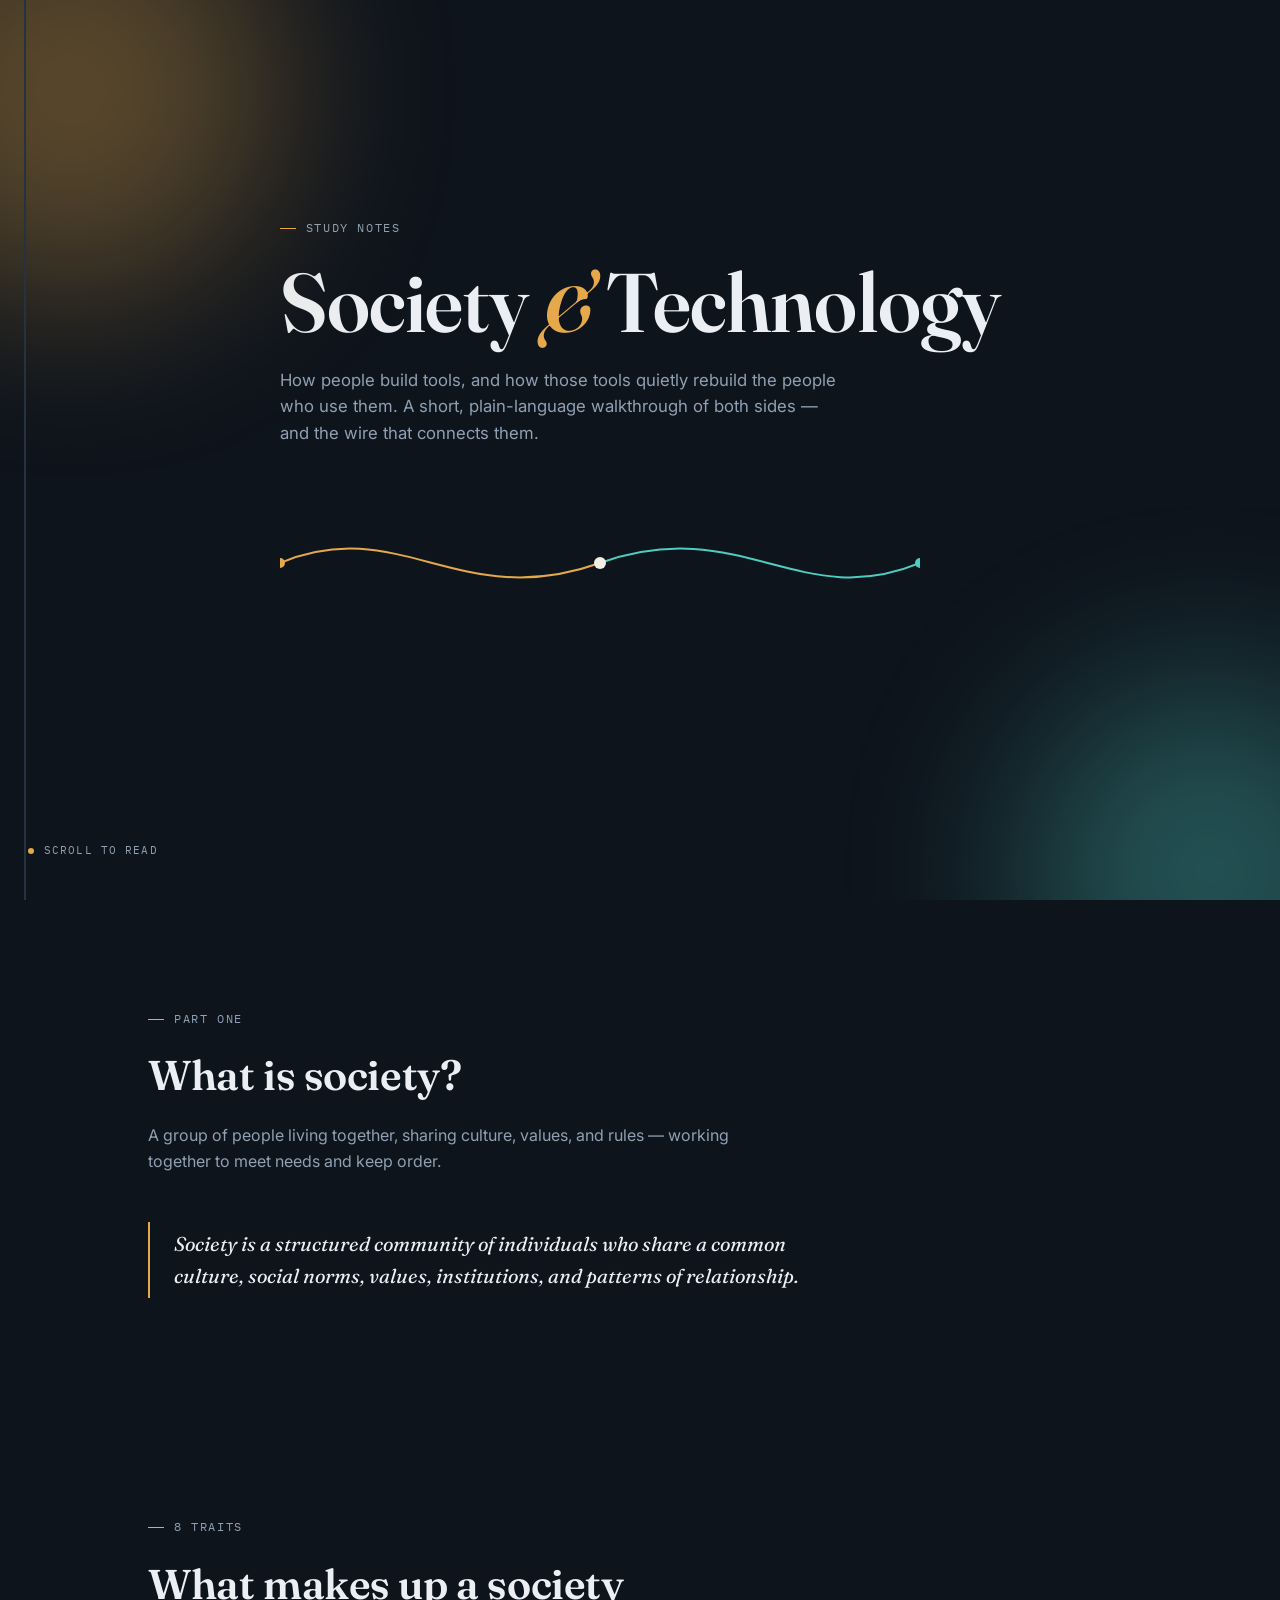
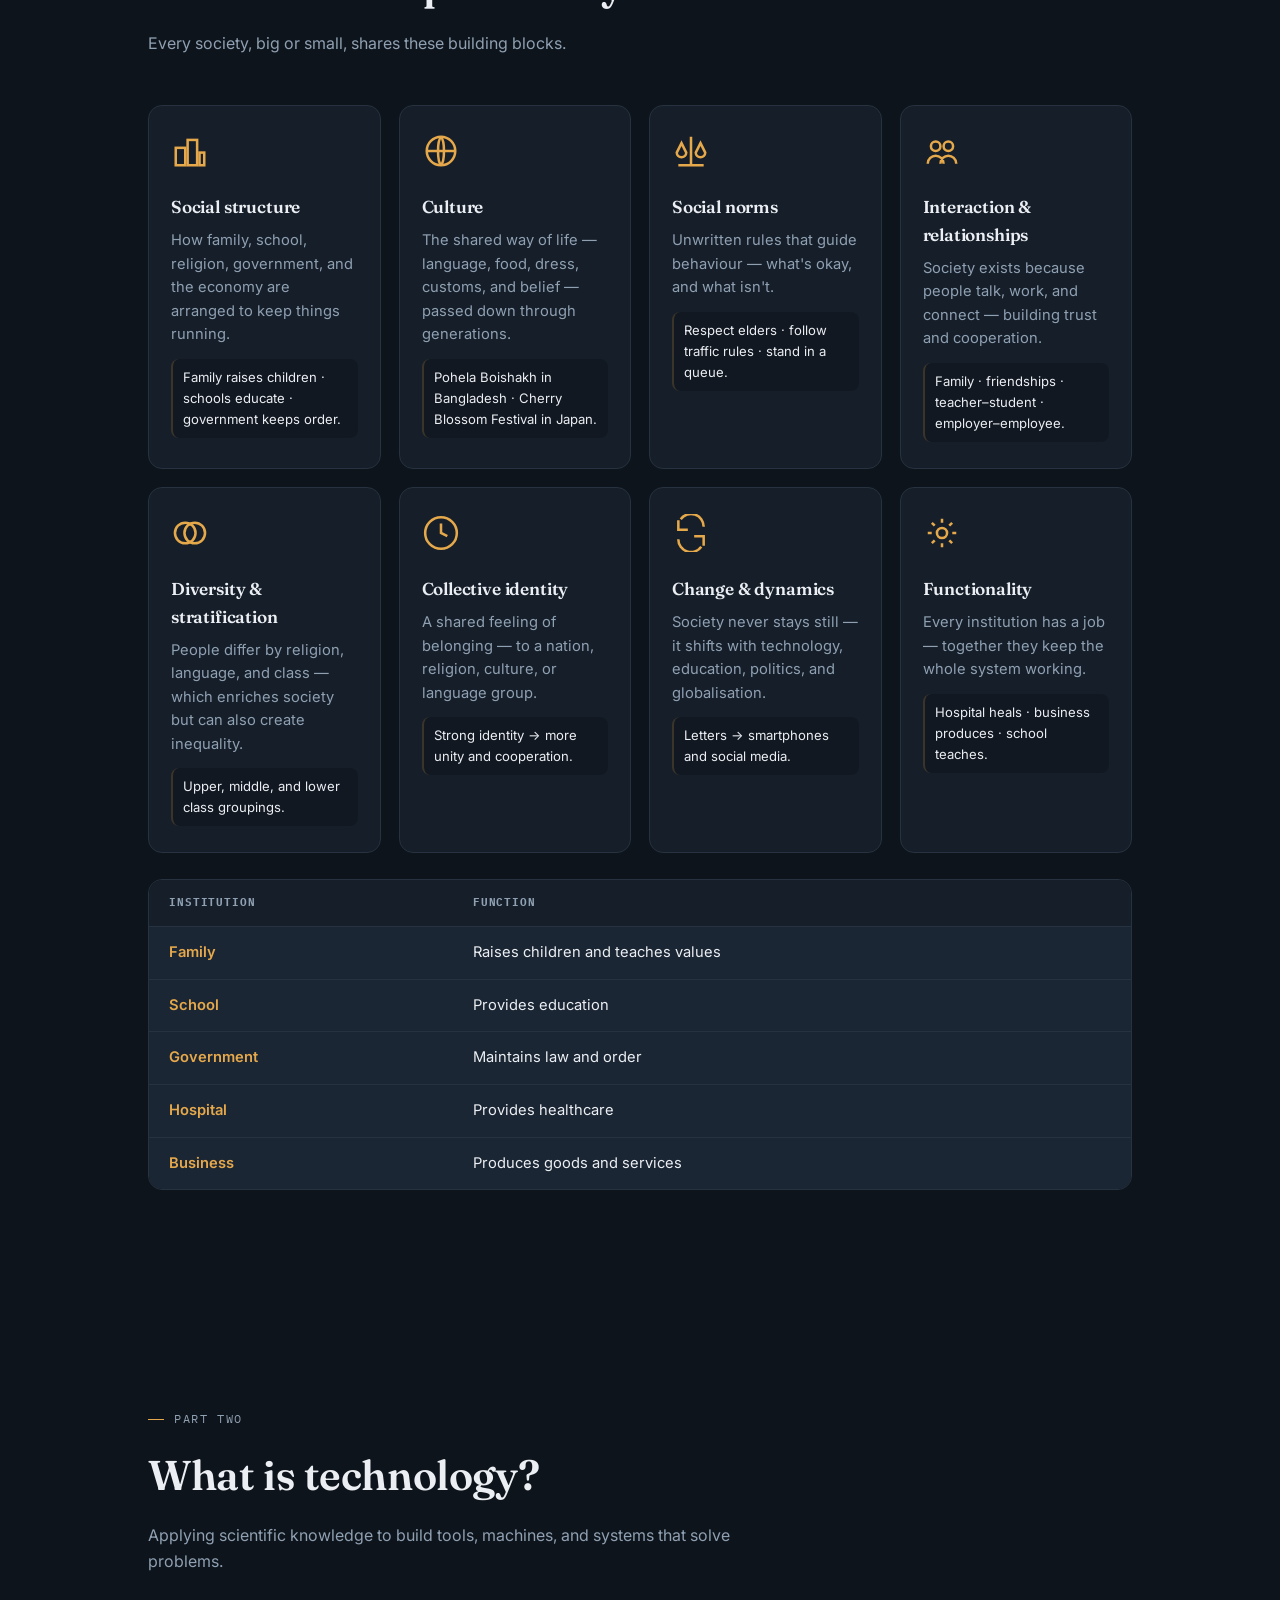
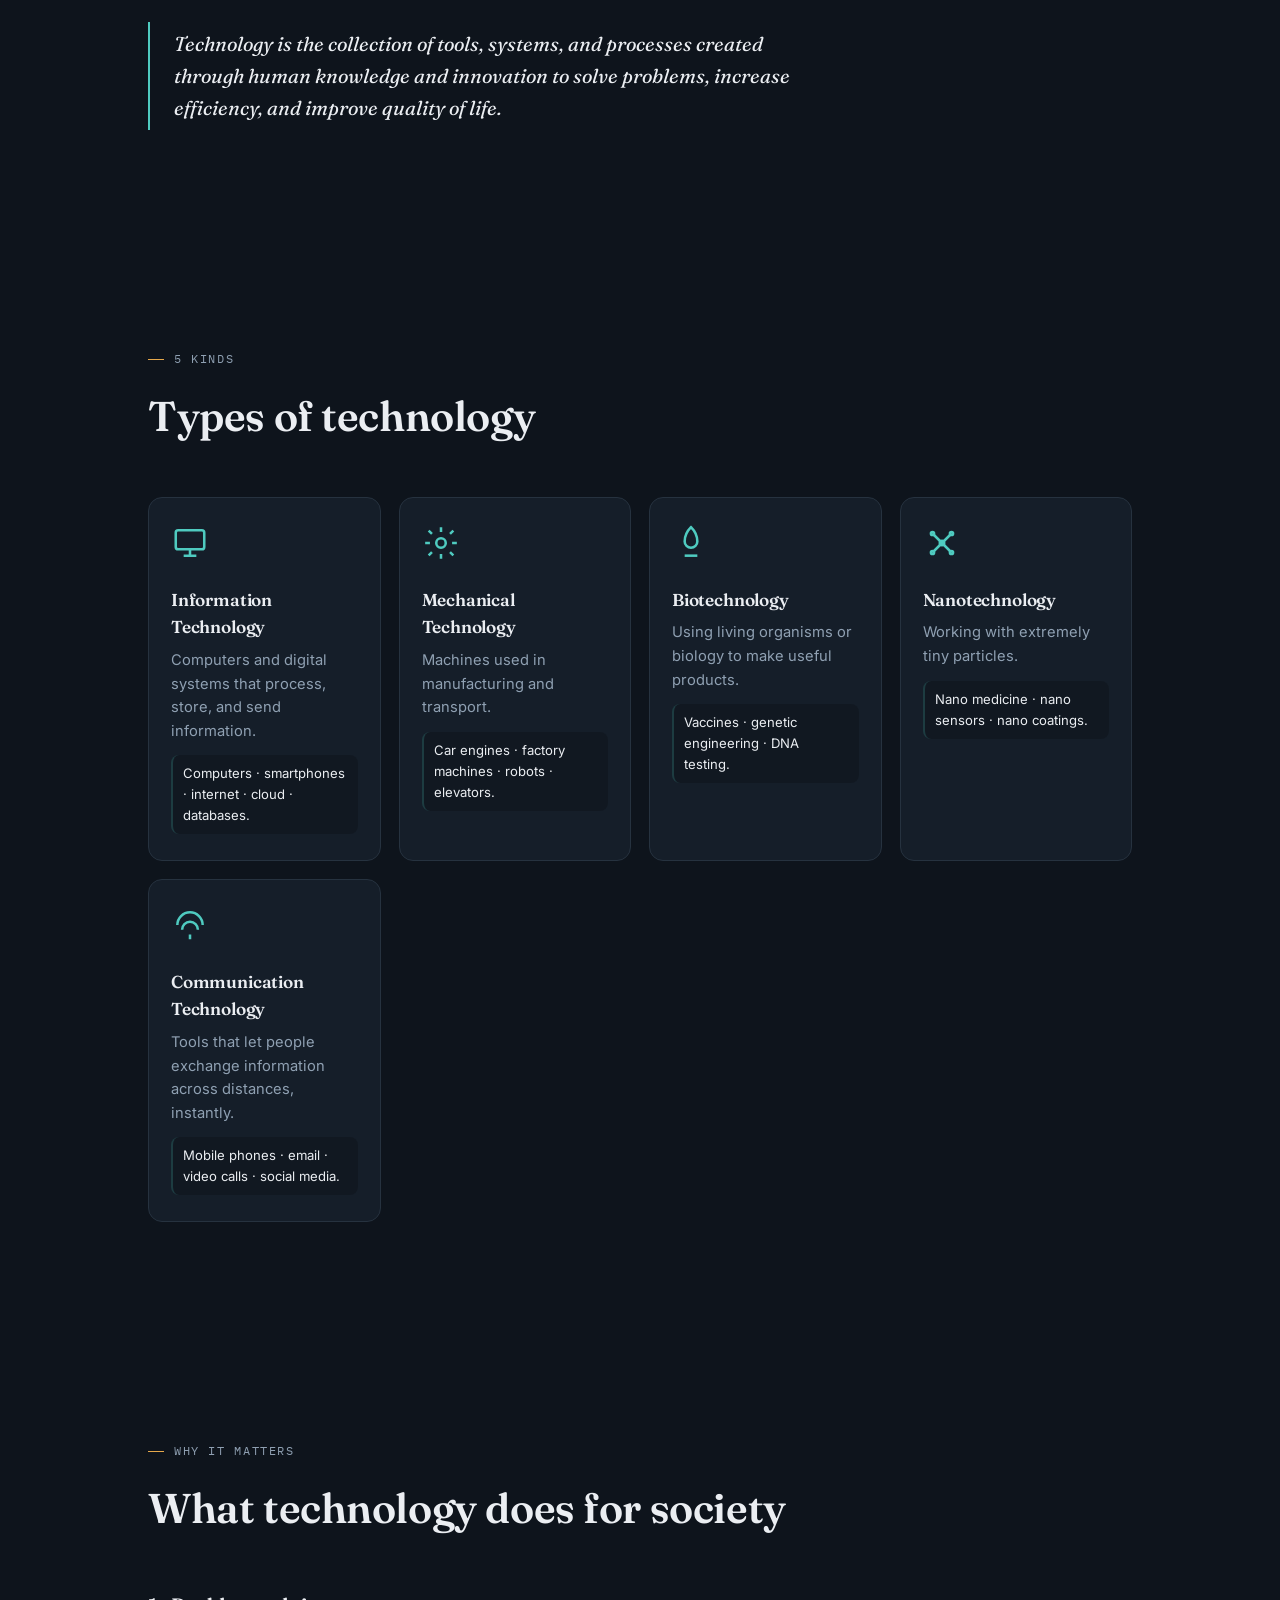
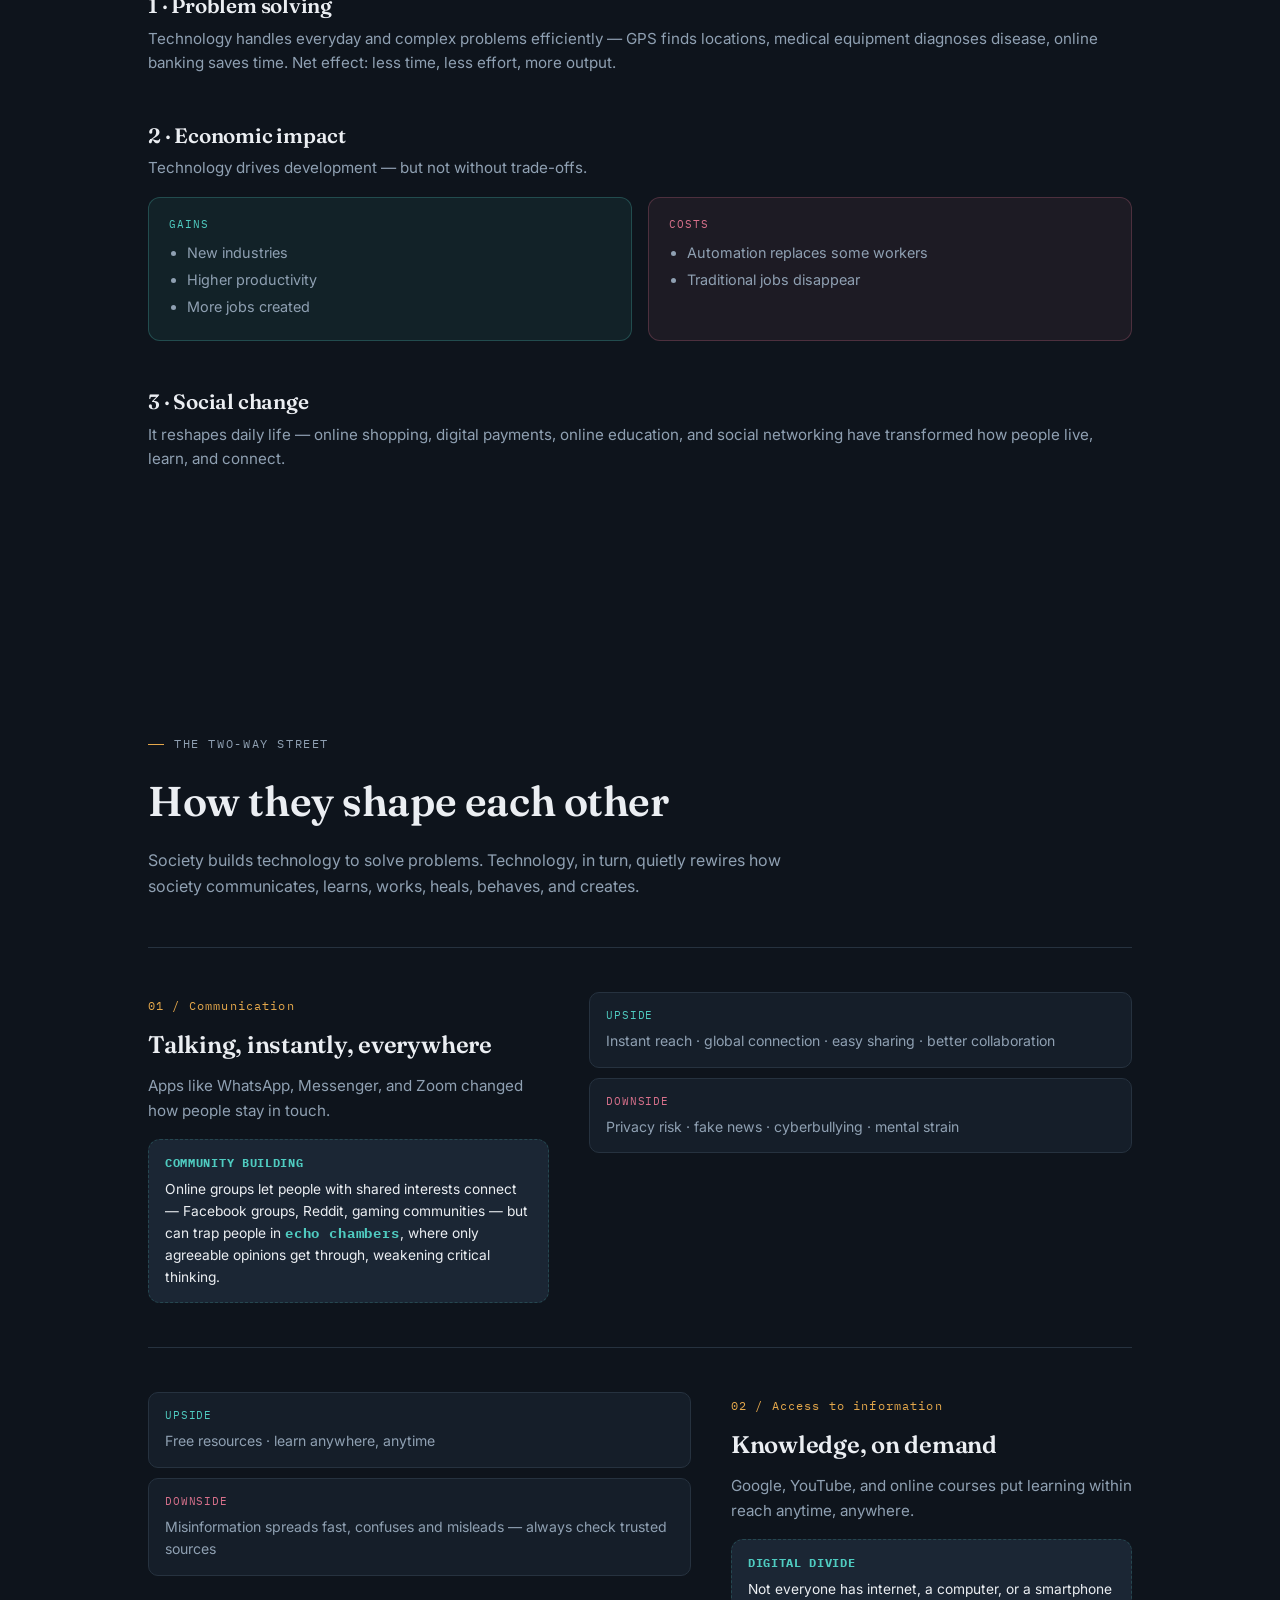
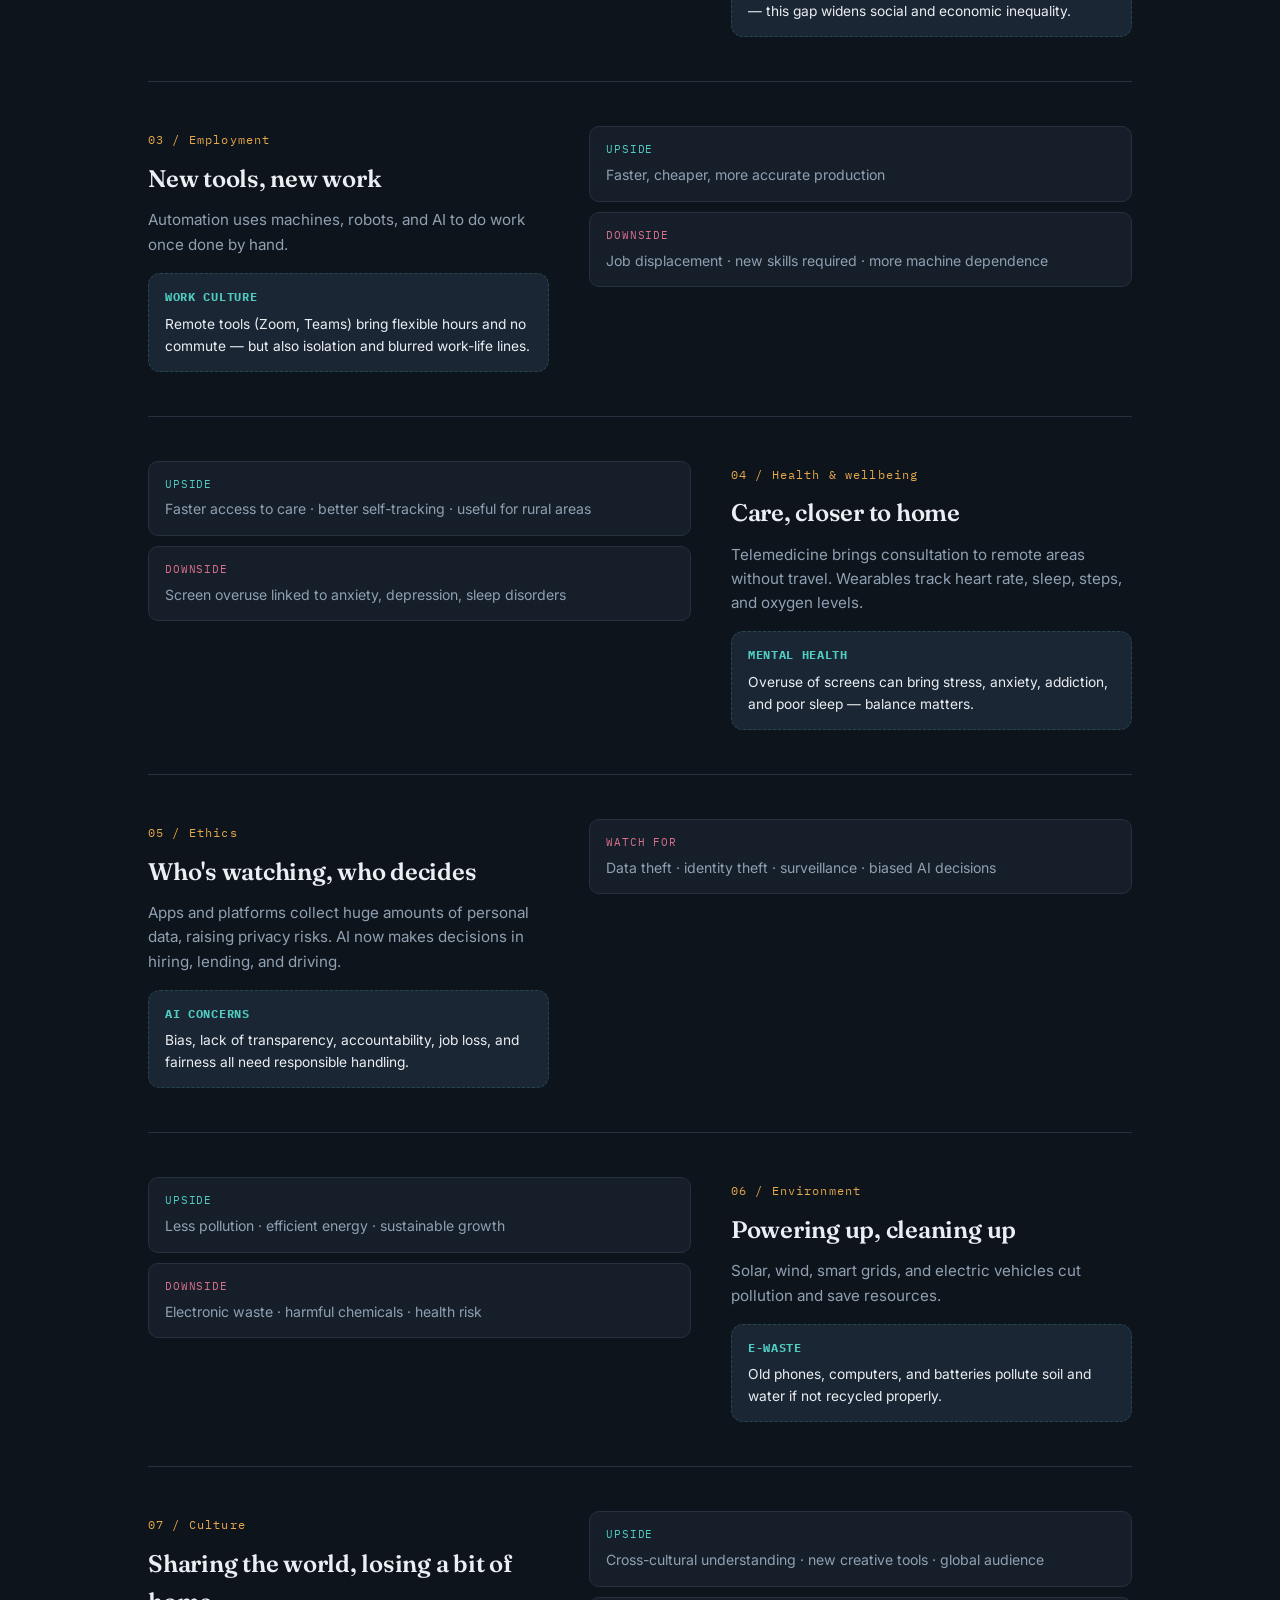
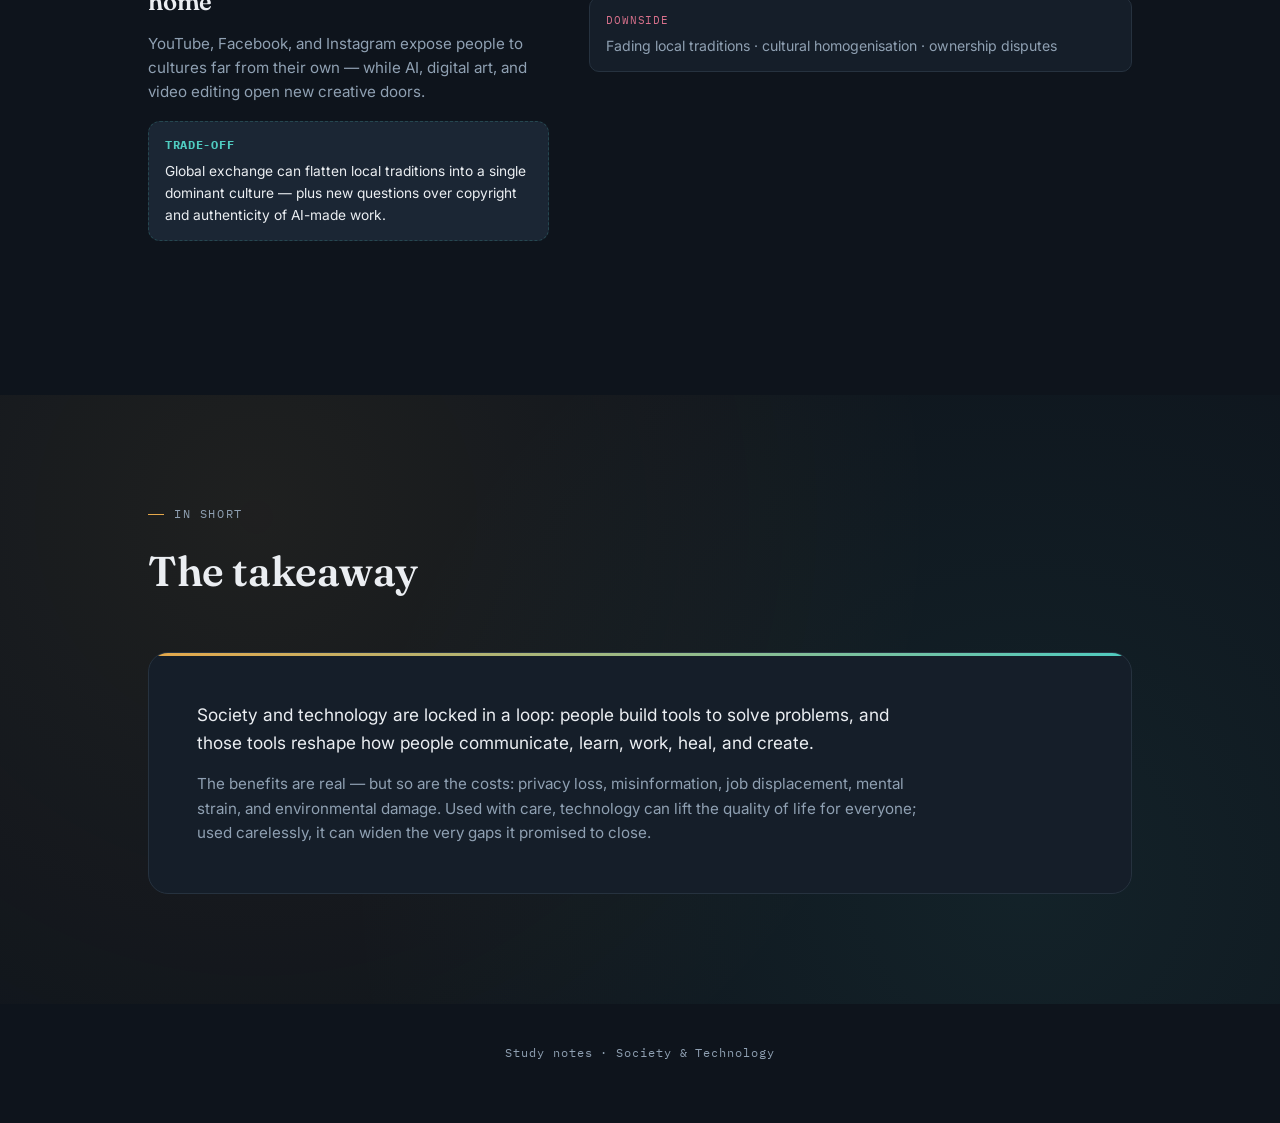
<file: SocietyAndTechnology/Lecture_1.html>
<!DOCTYPE html>
<html lang="en">
<head>
<meta charset="UTF-8">
<meta name="viewport" content="width=device-width, initial-scale=1.0">
<title>Society ⇄ Technology — Study Notes</title>
<link rel="preconnect" href="https://fonts.googleapis.com">
<link rel="preconnect" href="https://fonts.gstatic.com" crossorigin>
<link href="https://fonts.googleapis.com/css2?family=Fraunces:opsz,wght@9..144,400;9..144,500;9..144,600;9..144,700&family=Inter:wght@400;500;600;700&family=IBM+Plex+Mono:wght@400;500&display=swap" rel="stylesheet">
<style>

  :root{
    --ink:#0E141C;
    --card:#151E29;
    --card-2:#1B2634;
    --line:#26323F;
    --text:#EBEEF2;
    --muted:#8FA0B2;
    --gold:#E5A84B;
    --gold-dim:#E5A84B33;
    --teal:#4FCBC0;
    --teal-dim:#4FCBC033;
    --rose:#D9718C;
    --paper:#F3EEE3;
  }

  *{box-sizing:border-box; margin:0; padding:0;}

  html{scroll-behavior:smooth;}

  body{
    background:var(--ink);
    color:var(--text);
    font-family:'Inter', sans-serif;
    line-height:1.6;
    overflow-x:hidden;
  }

  ::selection{ background:var(--gold-dim); color:var(--text); }

  h1,h2,h3{ font-family:'Fraunces', serif; font-weight:600; letter-spacing:-0.01em; }

  .eyebrow{
    font-family:'IBM Plex Mono', monospace;
    font-size:0.72rem;
    letter-spacing:0.14em;
    text-transform:uppercase;
    color:var(--muted);
    display:flex;
    align-items:center;
    gap:10px;
  }
  .eyebrow::before{
    content:'';
    width:16px; height:1px;
    background:var(--gold);
    display:inline-block;
  }

  /* ---------- spine (signature element) ---------- */
  #spine{
    position:fixed;
    left:24px;
    top:0;
    bottom:0;
    width:2px;
    z-index:40;
    display:none;
  }
  #spine .track{
    position:absolute; inset:0;
    background:var(--line);
  }
  #spine .fill{
    position:absolute; top:0; left:0; width:100%;
    height:0%;
    background:linear-gradient(180deg, var(--gold), var(--teal));
    transition:height 0.08s linear;
  }
  @media(min-width:1100px){ #spine{ display:block; } }

  /* ---------- layout helpers ---------- */
  .wrap{
    max-width:1040px;
    margin:0 auto;
    padding:0 28px;
  }
  section{ padding:110px 0; position:relative; }
  @media(max-width:700px){ section{ padding:70px 0; } }

  .reveal{
    opacity:0;
    transform:translateY(26px);
    transition:opacity 0.7s ease, transform 0.7s ease;
  }
  .reveal.in{ opacity:1; transform:translateY(0); }

  /* ---------- hero ---------- */
  #hero{
    min-height:100svh;
    display:flex;
    flex-direction:column;
    justify-content:center;
    position:relative;
    padding-top:60px;
    overflow:hidden;
  }
  #hero .bg-orb{
    position:absolute;
    border-radius:50%;
    filter:blur(90px);
    opacity:0.35;
    pointer-events:none;
  }
  #hero .orb-a{ width:420px; height:420px; background:var(--gold); top:-120px; left:-140px; }
  #hero .orb-b{ width:380px; height:380px; background:var(--teal); bottom:-160px; right:-120px; }

  .hero-title{
    font-size:clamp(2.6rem, 7vw, 5.2rem);
    line-height:1.02;
    margin-top:22px;
  }
  .hero-title .amp{
    display:inline-block;
    position:relative;
    color:var(--gold);
    font-style:italic;
  }
  .hero-sub{
    max-width:560px;
    margin-top:22px;
    color:var(--muted);
    font-size:1.05rem;
  }

  .weave{
    margin-top:56px;
    height:120px;
    width:100%;
    max-width:640px;
  }
  .weave path{
    fill:none;
    stroke-width:2;
    stroke-linecap:round;
  }
  .weave .p1{ stroke:var(--gold); stroke-dasharray:600; stroke-dashoffset:600; animation:draw 2.4s ease forwards 0.3s; }
  .weave .p2{ stroke:var(--teal); stroke-dasharray:600; stroke-dashoffset:600; animation:draw 2.4s ease forwards 0.7s; }
  .weave circle{ opacity:0; animation:pop 0.4s ease forwards; }
  @keyframes draw{ to{ stroke-dashoffset:0; } }
  @keyframes pop{ to{ opacity:1; } }

  .scroll-cue{
    position:absolute;
    bottom:40px; left:28px;
    display:flex; align-items:center; gap:10px;
    color:var(--muted);
    font-family:'IBM Plex Mono', monospace;
    font-size:0.7rem;
    letter-spacing:0.1em;
    text-transform:uppercase;
  }
  .scroll-cue .dot{
    width:6px; height:6px; border-radius:50%;
    background:var(--gold);
    animation:bob 1.6s ease-in-out infinite;
  }
  @keyframes bob{ 0%,100%{ transform:translateY(0);} 50%{ transform:translateY(6px);} }

  /* ---------- section headers ---------- */
  .head{ max-width:640px; margin-bottom:48px; }
  .head h2{ font-size:clamp(1.8rem,3.4vw,2.6rem); margin-top:14px; }
  .head p{ color:var(--muted); margin-top:14px; font-size:1rem; }

  .definition{
    border-left:2px solid var(--gold);
    padding:6px 0 6px 24px;
    font-family:'Fraunces', serif;
    font-size:1.25rem;
    font-style:italic;
    color:var(--text);
    max-width:680px;
    margin-top:30px;
  }
  .definition.teal{ border-left-color:var(--teal); }

  /* ---------- card grid ---------- */
  .grid{
    display:grid;
    grid-template-columns:repeat(auto-fit, minmax(230px, 1fr));
    gap:18px;
    margin-top:20px;
  }
  .card{
    background:var(--card);
    border:1px solid var(--line);
    border-radius:14px;
    padding:26px 22px;
    transition:transform 0.35s ease, border-color 0.35s ease, background 0.35s ease;
  }
  .card:hover{
    transform:translateY(-6px);
    background:var(--card-2);
  }
  .card.gold-hover:hover{ border-color:var(--gold); }
  .card.teal-hover:hover{ border-color:var(--teal); }

  .card .icon{
    width:38px; height:38px;
    margin-bottom:16px;
    color:var(--gold);
  }
  .card.tech .icon{ color:var(--teal); }
  .card h3{ font-size:1.08rem; margin-bottom:8px; }
  .card p{ color:var(--muted); font-size:0.92rem; }
  .card .ex{
    margin-top:12px;
    font-size:0.82rem;
    color:var(--text);
    background:#0000002e;
    padding:8px 10px;
    border-radius:8px;
    border-left:2px solid var(--gold-dim);
  }
  .card.tech .ex{ border-left-color:var(--teal-dim); }

  /* ---------- table ---------- */
  .table-wrap{
    margin-top:26px;
    border:1px solid var(--line);
    border-radius:14px;
    overflow:hidden;
  }
  table{ width:100%; border-collapse:collapse; }
  th,td{
    padding:14px 20px;
    text-align:left;
    font-size:0.92rem;
    border-bottom:1px solid var(--line);
  }
  th{
    font-family:'IBM Plex Mono', monospace;
    font-size:0.7rem;
    letter-spacing:0.08em;
    text-transform:uppercase;
    color:var(--muted);
    background:var(--card);
  }
  tr:last-child td{ border-bottom:none; }
  td{ color:var(--text); background:var(--card-2); }
  td:first-child{ color:var(--gold); font-weight:600; }

  /* ---------- roles ---------- */
  .role-row{
    display:grid;
    grid-template-columns:1fr 1fr;
    gap:16px;
    margin-top:16px;
  }
  @media(max-width:640px){ .role-row{ grid-template-columns:1fr; } }
  .pn{
    border-radius:12px;
    padding:18px 20px;
    font-size:0.9rem;
  }
  .pn.pos{ background:#4FCBC014; border:1px solid #4FCBC040; }
  .pn.neg{ background:#D9718C14; border:1px solid #D9718C40; }
  .pn .tag{
    font-family:'IBM Plex Mono', monospace;
    font-size:0.68rem;
    letter-spacing:0.1em;
    text-transform:uppercase;
    display:block;
    margin-bottom:8px;
  }
  .pn.pos .tag{ color:var(--teal); }
  .pn.neg .tag{ color:var(--rose); }
  .pn ul{ padding-left:18px; color:var(--muted); }
  .pn li{ margin-bottom:4px; }

  .role-block{ margin-bottom:44px; }
  .role-block h3{ font-size:1.3rem; margin-bottom:4px; }
  .role-block .lead{ color:var(--muted); font-size:0.95rem; }

  /* ---------- relationship sections (alternating) ---------- */
  .rel-item{
    display:grid;
    grid-template-columns:0.85fr 1.15fr;
    gap:40px;
    align-items:start;
    padding:44px 0;
    border-top:1px solid var(--line);
  }
  .rel-item:first-of-type{ border-top:none; }
  @media(max-width:760px){
    .rel-item{ grid-template-columns:1fr; gap:20px; }
  }
  .rel-item.flip{ direction:rtl; }
  .rel-item.flip > *{ direction:ltr; }

  .rel-num{
    font-family:'IBM Plex Mono', monospace;
    font-size:0.72rem;
    color:var(--gold);
    letter-spacing:0.1em;
  }
  .rel-item h3{ font-size:1.5rem; margin-top:8px; }
  .rel-item .lead{ color:var(--muted); margin-top:10px; font-size:0.95rem; }

  .callout{
    margin-top:16px;
    background:var(--card-2);
    border:1px dashed var(--teal-dim);
    border-radius:12px;
    padding:14px 16px;
    font-size:0.86rem;
  }
  .callout b{ color:var(--teal); font-family:'IBM Plex Mono', monospace; font-size:0.72rem; letter-spacing:0.06em; text-transform:uppercase; display:block; margin-bottom:6px; }

  .pn-mini-row{ display:flex; flex-direction:column; gap:10px; }
  .pn-mini{
    background:var(--card);
    border:1px solid var(--line);
    border-radius:10px;
    padding:14px 16px;
    font-size:0.88rem;
  }
  .pn-mini .tag{ font-family:'IBM Plex Mono', monospace; font-size:0.66rem; letter-spacing:0.08em; text-transform:uppercase; margin-bottom:6px; display:block; }
  .pn-mini.pos .tag{ color:var(--teal); }
  .pn-mini.neg .tag{ color:var(--rose); }
  .pn-mini span.list{ color:var(--muted); }

  /* ---------- summary ---------- */
  #summary{
    background:radial-gradient(circle at 20% 20%, #E5A84B14, transparent 60%),
               radial-gradient(circle at 80% 80%, #4FCBC014, transparent 60%);
  }
  .summary-card{
    background:var(--card);
    border:1px solid var(--line);
    border-radius:20px;
    padding:48px;
    position:relative;
    overflow:hidden;
  }
  .summary-card::before{
    content:'';
    position:absolute; top:0; left:0; right:0; height:3px;
    background:linear-gradient(90deg, var(--gold), var(--teal));
  }
  .summary-card p{ font-size:1.08rem; color:var(--text); max-width:720px; }
  .summary-card p + p{ margin-top:16px; color:var(--muted); font-size:0.95rem; }

  footer{
    padding:40px 28px 60px;
    text-align:center;
    color:var(--muted);
    font-family:'IBM Plex Mono', monospace;
    font-size:0.72rem;
    letter-spacing:0.08em;
  }
</style>
</head>
<body>

<div id="spine"><div class="track"></div><div class="fill" id="spineFill"></div></div>

<!-- ===================== HERO ===================== -->
<section id="hero">
  <div class="bg-orb orb-a"></div>
  <div class="bg-orb orb-b"></div>
  <div class="wrap">
    <div class="eyebrow">Study Notes</div>
    <h1 class="hero-title">Society <span class="amp">&amp;</span> Technology</h1>
    <p class="hero-sub">How people build tools, and how those tools quietly rebuild the people who use them. A short, plain-language walkthrough of both sides — and the wire that connects them.</p>

    <svg class="weave" viewBox="0 0 640 120" xmlns="http://www.w3.org/2000/svg">
      <path class="p1" d="M0,60 C 120,10 180,110 320,60" />
      <path class="p2" d="M320,60 C 460,10 520,110 640,60" />
      <circle cx="0" cy="60" r="5" fill="#E5A84B" style="animation-delay:0.3s"/>
      <circle cx="320" cy="60" r="6" fill="#F3EEE3" style="animation-delay:1.2s"/>
      <circle cx="640" cy="60" r="5" fill="#4FCBC0" style="animation-delay:2.4s"/>
    </svg>
  </div>
  <div class="scroll-cue"><span class="dot"></span> Scroll to read</div>
</section>

<!-- ===================== WHAT IS SOCIETY ===================== -->
<section id="society-def">
  <div class="wrap">
    <div class="head reveal">
      <div class="eyebrow">Part One</div>
      <h2>What is society?</h2>
      <p>A group of people living together, sharing culture, values, and rules — working together to meet needs and keep order.</p>
    </div>
    <div class="definition reveal">
      Society is a structured community of individuals who share a common culture, social norms, values, institutions, and patterns of relationship.
    </div>
  </div>
</section>

<!-- ===================== CHARACTERISTICS ===================== -->
<section id="characteristics">
  <div class="wrap">
    <div class="head reveal">
      <div class="eyebrow">8 traits</div>
      <h2>What makes up a society</h2>
      <p>Every society, big or small, shares these building blocks.</p>
    </div>

    <div class="grid">

      <div class="card gold-hover reveal">
        <svg class="icon" viewBox="0 0 24 24" fill="none" stroke="currentColor" stroke-width="1.6"><rect x="3" y="10" width="6" height="11"/><rect x="10.5" y="5" width="6" height="16"/><rect x="18" y="13" width="3" height="8"/></svg>
        <h3>Social structure</h3>
        <p>How family, school, religion, government, and the economy are arranged to keep things running.</p>
        <div class="ex">Family raises children · schools educate · government keeps order.</div>
      </div>

      <div class="card gold-hover reveal">
        <svg class="icon" viewBox="0 0 24 24" fill="none" stroke="currentColor" stroke-width="1.6"><circle cx="12" cy="12" r="9"/><path d="M3 12h18M12 3c2.5 2.7 2.5 15.3 0 18M12 3c-2.5 2.7-2.5 15.3 0 18"/></svg>
        <h3>Culture</h3>
        <p>The shared way of life — language, food, dress, customs, and belief — passed down through generations.</p>
        <div class="ex">Pohela Boishakh in Bangladesh · Cherry Blossom Festival in Japan.</div>
      </div>

      <div class="card gold-hover reveal">
        <svg class="icon" viewBox="0 0 24 24" fill="none" stroke="currentColor" stroke-width="1.6"><path d="M12 3v18M6 7l-3 6a3 3 0 006 0zM18 7l-3 6a3 3 0 006 0z"/><path d="M4 21h16"/></svg>
        <h3>Social norms</h3>
        <p>Unwritten rules that guide behaviour — what's okay, and what isn't.</p>
        <div class="ex">Respect elders · follow traffic rules · stand in a queue.</div>
      </div>

      <div class="card gold-hover reveal">
        <svg class="icon" viewBox="0 0 24 24" fill="none" stroke="currentColor" stroke-width="1.6"><circle cx="8" cy="9" r="3"/><circle cx="16" cy="9" r="3"/><path d="M3 20c0-3 2.5-5 5-5s5 2 5 5M11 20c0-3 2.5-5 5-5s5 2 5 5"/></svg>
        <h3>Interaction &amp; relationships</h3>
        <p>Society exists because people talk, work, and connect — building trust and cooperation.</p>
        <div class="ex">Family · friendships · teacher–student · employer–employee.</div>
      </div>

      <div class="card gold-hover reveal">
        <svg class="icon" viewBox="0 0 24 24" fill="none" stroke="currentColor" stroke-width="1.6"><circle cx="9" cy="12" r="6.5"/><circle cx="15" cy="12" r="6.5"/></svg>
        <h3>Diversity &amp; stratification</h3>
        <p>People differ by religion, language, and class — which enriches society but can also create inequality.</p>
        <div class="ex">Upper, middle, and lower class groupings.</div>
      </div>

      <div class="card gold-hover reveal">
        <svg class="icon" viewBox="0 0 24 24" fill="none" stroke="currentColor" stroke-width="1.6"><path d="M12 2a10 10 0 100 20 10 10 0 000-20z"/><path d="M12 6v6l4 2"/></svg>
        <h3>Collective identity</h3>
        <p>A shared feeling of belonging — to a nation, religion, culture, or language group.</p>
        <div class="ex">Strong identity → more unity and cooperation.</div>
      </div>

      <div class="card gold-hover reveal">
        <svg class="icon" viewBox="0 0 24 24" fill="none" stroke="currentColor" stroke-width="1.6"><path d="M4 4v6h6M20 20v-6h-6"/><path d="M20 8a8 8 0 00-14.5-4.7M4 16a8 8 0 0014.5 4.7"/></svg>
        <h3>Change &amp; dynamics</h3>
        <p>Society never stays still — it shifts with technology, education, politics, and globalisation.</p>
        <div class="ex">Letters → smartphones and social media.</div>
      </div>

      <div class="card gold-hover reveal">
        <svg class="icon" viewBox="0 0 24 24" fill="none" stroke="currentColor" stroke-width="1.6"><circle cx="12" cy="12" r="3.2"/><path d="M12 3v2.5M12 18.5V21M3 12h2.5M18.5 12H21M5.6 5.6l1.8 1.8M16.6 16.6l1.8 1.8M5.6 18.4l1.8-1.8M16.6 7.4l1.8-1.8"/></svg>
        <h3>Functionality</h3>
        <p>Every institution has a job — together they keep the whole system working.</p>
        <div class="ex">Hospital heals · business produces · school teaches.</div>
      </div>

    </div>

    <div class="table-wrap reveal">
      <table>
        <thead><tr><th>Institution</th><th>Function</th></tr></thead>
        <tbody>
          <tr><td>Family</td><td>Raises children and teaches values</td></tr>
          <tr><td>School</td><td>Provides education</td></tr>
          <tr><td>Government</td><td>Maintains law and order</td></tr>
          <tr><td>Hospital</td><td>Provides healthcare</td></tr>
          <tr><td>Business</td><td>Produces goods and services</td></tr>
        </tbody>
      </table>
    </div>
  </div>
</section>

<!-- ===================== WHAT IS TECHNOLOGY ===================== -->
<section id="tech-def">
  <div class="wrap">
    <div class="head reveal">
      <div class="eyebrow">Part Two</div>
      <h2>What is technology?</h2>
      <p>Applying scientific knowledge to build tools, machines, and systems that solve problems.</p>
    </div>
    <div class="definition teal reveal">
      Technology is the collection of tools, systems, and processes created through human knowledge and innovation to solve problems, increase efficiency, and improve quality of life.
    </div>
  </div>
</section>

<!-- ===================== TYPES OF TECH ===================== -->
<section id="tech-types">
  <div class="wrap">
    <div class="head reveal">
      <div class="eyebrow">5 kinds</div>
      <h2>Types of technology</h2>
    </div>

    <div class="grid">

      <div class="card tech teal-hover reveal">
        <svg class="icon" viewBox="0 0 24 24" fill="none" stroke="currentColor" stroke-width="1.6"><rect x="3" y="4" width="18" height="12" rx="1.5"/><path d="M8 20h8M12 16v4"/></svg>
        <h3>Information Technology</h3>
        <p>Computers and digital systems that process, store, and send information.</p>
        <div class="ex">Computers · smartphones · internet · cloud · databases.</div>
      </div>

      <div class="card tech teal-hover reveal">
        <svg class="icon" viewBox="0 0 24 24" fill="none" stroke="currentColor" stroke-width="1.6"><circle cx="12" cy="12" r="3"/><path d="M12 2v3M12 19v3M4.2 4.2l2.1 2.1M17.7 17.7l2.1 2.1M2 12h3M19 12h3M4.2 19.8l2.1-2.1M17.7 6.3l2.1-2.1"/></svg>
        <h3>Mechanical Technology</h3>
        <p>Machines used in manufacturing and transport.</p>
        <div class="ex">Car engines · factory machines · robots · elevators.</div>
      </div>

      <div class="card tech teal-hover reveal">
        <svg class="icon" viewBox="0 0 24 24" fill="none" stroke="currentColor" stroke-width="1.6"><path d="M12 2c3 3 4 6 4 9a4 4 0 01-8 0c0-3 1-6 4-9z"/><path d="M8 20h8"/></svg>
        <h3>Biotechnology</h3>
        <p>Using living organisms or biology to make useful products.</p>
        <div class="ex">Vaccines · genetic engineering · DNA testing.</div>
      </div>

      <div class="card tech teal-hover reveal">
        <svg class="icon" viewBox="0 0 24 24" fill="none" stroke="currentColor" stroke-width="1.6"><circle cx="12" cy="12" r="1.4"/><circle cx="6" cy="6" r="1"/><circle cx="18" cy="6" r="1"/><circle cx="6" cy="18" r="1"/><circle cx="18" cy="18" r="1"/><path d="M12 12L6 6M12 12l6-6M12 12l-6 6M12 12l6 6"/></svg>
        <h3>Nanotechnology</h3>
        <p>Working with extremely tiny particles.</p>
        <div class="ex">Nano medicine · nano sensors · nano coatings.</div>
      </div>

      <div class="card tech teal-hover reveal">
        <svg class="icon" viewBox="0 0 24 24" fill="none" stroke="currentColor" stroke-width="1.6"><path d="M4 12a8 8 0 0116 0M7 15a5 5 0 0110 0M12 18v3"/></svg>
        <h3>Communication Technology</h3>
        <p>Tools that let people exchange information across distances, instantly.</p>
        <div class="ex">Mobile phones · email · video calls · social media.</div>
      </div>

    </div>
  </div>
</section>

<!-- ===================== ROLES OF TECH ===================== -->
<section id="roles">
  <div class="wrap">
    <div class="head reveal">
      <div class="eyebrow">Why it matters</div>
      <h2>What technology does for society</h2>
    </div>

    <div class="role-block reveal">
      <h3>1 · Problem solving</h3>
      <p class="lead">Technology handles everyday and complex problems efficiently — GPS finds locations, medical equipment diagnoses disease, online banking saves time. Net effect: less time, less effort, more output.</p>
    </div>

    <div class="role-block reveal">
      <h3>2 · Economic impact</h3>
      <p class="lead">Technology drives development — but not without trade-offs.</p>
      <div class="role-row">
        <div class="pn pos"><span class="tag">Gains</span><ul><li>New industries</li><li>Higher productivity</li><li>More jobs created</li></ul></div>
        <div class="pn neg"><span class="tag">Costs</span><ul><li>Automation replaces some workers</li><li>Traditional jobs disappear</li></ul></div>
      </div>
    </div>

    <div class="role-block reveal">
      <h3>3 · Social change</h3>
      <p class="lead">It reshapes daily life — online shopping, digital payments, online education, and social networking have transformed how people live, learn, and connect.</p>
    </div>
  </div>
</section>

<!-- ===================== RELATIONSHIP ===================== -->
<section id="relationship">
  <div class="wrap">
    <div class="head reveal">
      <div class="eyebrow">The two-way street</div>
      <h2>How they shape each other</h2>
      <p>Society builds technology to solve problems. Technology, in turn, quietly rewires how society communicates, learns, works, heals, behaves, and creates.</p>
    </div>

    <!-- 1 -->
    <div class="rel-item reveal">
      <div>
        <span class="rel-num">01 / Communication</span>
        <h3>Talking, instantly, everywhere</h3>
        <p class="lead">Apps like WhatsApp, Messenger, and Zoom changed how people stay in touch.</p>
        <div class="callout"><b>Community building</b>Online groups let people with shared interests connect — Facebook groups, Reddit, gaming communities — but can trap people in <b style="display:inline;text-transform:none;font-size:inherit;color:var(--teal)">echo chambers</b>, where only agreeable opinions get through, weakening critical thinking.</div>
      </div>
      <div class="pn-mini-row">
        <div class="pn-mini pos"><span class="tag">Upside</span><span class="list">Instant reach · global connection · easy sharing · better collaboration</span></div>
        <div class="pn-mini neg"><span class="tag">Downside</span><span class="list">Privacy risk · fake news · cyberbullying · mental strain</span></div>
      </div>
    </div>

    <!-- 2 -->
    <div class="rel-item flip reveal">
      <div>
        <span class="rel-num">02 / Access to information</span>
        <h3>Knowledge, on demand</h3>
        <p class="lead">Google, YouTube, and online courses put learning within reach anytime, anywhere.</p>
        <div class="callout"><b>Digital divide</b>Not everyone has internet, a computer, or a smartphone — this gap widens social and economic inequality.</div>
      </div>
      <div class="pn-mini-row">
        <div class="pn-mini pos"><span class="tag">Upside</span><span class="list">Free resources · learn anywhere, anytime</span></div>
        <div class="pn-mini neg"><span class="tag">Downside</span><span class="list">Misinformation spreads fast, confuses and misleads — always check trusted sources</span></div>
      </div>
    </div>

    <!-- 3 -->
    <div class="rel-item reveal">
      <div>
        <span class="rel-num">03 / Employment</span>
        <h3>New tools, new work</h3>
        <p class="lead">Automation uses machines, robots, and AI to do work once done by hand.</p>
        <div class="callout"><b>Work culture</b>Remote tools (Zoom, Teams) bring flexible hours and no commute — but also isolation and blurred work-life lines.</div>
      </div>
      <div class="pn-mini-row">
        <div class="pn-mini pos"><span class="tag">Upside</span><span class="list">Faster, cheaper, more accurate production</span></div>
        <div class="pn-mini neg"><span class="tag">Downside</span><span class="list">Job displacement · new skills required · more machine dependence</span></div>
      </div>
    </div>

    <!-- 4 -->
    <div class="rel-item flip reveal">
      <div>
        <span class="rel-num">04 / Health &amp; wellbeing</span>
        <h3>Care, closer to home</h3>
        <p class="lead">Telemedicine brings consultation to remote areas without travel. Wearables track heart rate, sleep, steps, and oxygen levels.</p>
        <div class="callout"><b>Mental health</b>Overuse of screens can bring stress, anxiety, addiction, and poor sleep — balance matters.</div>
      </div>
      <div class="pn-mini-row">
        <div class="pn-mini pos"><span class="tag">Upside</span><span class="list">Faster access to care · better self-tracking · useful for rural areas</span></div>
        <div class="pn-mini neg"><span class="tag">Downside</span><span class="list">Screen overuse linked to anxiety, depression, sleep disorders</span></div>
      </div>
    </div>

    <!-- 5 -->
    <div class="rel-item reveal">
      <div>
        <span class="rel-num">05 / Ethics</span>
        <h3>Who's watching, who decides</h3>
        <p class="lead">Apps and platforms collect huge amounts of personal data, raising privacy risks. AI now makes decisions in hiring, lending, and driving.</p>
        <div class="callout"><b>AI concerns</b>Bias, lack of transparency, accountability, job loss, and fairness all need responsible handling.</div>
      </div>
      <div class="pn-mini-row">
        <div class="pn-mini neg"><span class="tag">Watch for</span><span class="list">Data theft · identity theft · surveillance · biased AI decisions</span></div>
      </div>
    </div>

    <!-- 6 -->
    <div class="rel-item flip reveal">
      <div>
        <span class="rel-num">06 / Environment</span>
        <h3>Powering up, cleaning up</h3>
        <p class="lead">Solar, wind, smart grids, and electric vehicles cut pollution and save resources.</p>
        <div class="callout"><b>E-waste</b>Old phones, computers, and batteries pollute soil and water if not recycled properly.</div>
      </div>
      <div class="pn-mini-row">
        <div class="pn-mini pos"><span class="tag">Upside</span><span class="list">Less pollution · efficient energy · sustainable growth</span></div>
        <div class="pn-mini neg"><span class="tag">Downside</span><span class="list">Electronic waste · harmful chemicals · health risk</span></div>
      </div>
    </div>

    <!-- 7 -->
    <div class="rel-item reveal">
      <div>
        <span class="rel-num">07 / Culture</span>
        <h3>Sharing the world, losing a bit of home</h3>
        <p class="lead">YouTube, Facebook, and Instagram expose people to cultures far from their own — while AI, digital art, and video editing open new creative doors.</p>
        <div class="callout"><b>Trade-off</b>Global exchange can flatten local traditions into a single dominant culture — plus new questions over copyright and authenticity of AI-made work.</div>
      </div>
      <div class="pn-mini-row">
        <div class="pn-mini pos"><span class="tag">Upside</span><span class="list">Cross-cultural understanding · new creative tools · global audience</span></div>
        <div class="pn-mini neg"><span class="tag">Downside</span><span class="list">Fading local traditions · cultural homogenisation · ownership disputes</span></div>
      </div>
    </div>

  </div>
</section>

<!-- ===================== SUMMARY ===================== -->
<section id="summary">
  <div class="wrap">
    <div class="head reveal">
      <div class="eyebrow">In short</div>
      <h2>The takeaway</h2>
    </div>
    <div class="summary-card reveal">
      <p>Society and technology are locked in a loop: people build tools to solve problems, and those tools reshape how people communicate, learn, work, heal, and create.</p>
      <p>The benefits are real — but so are the costs: privacy loss, misinformation, job displacement, mental strain, and environmental damage. Used with care, technology can lift the quality of life for everyone; used carelessly, it can widen the very gaps it promised to close.</p>
    </div>
  </div>
</section>

<footer>Study notes · Society &amp; Technology</footer>

<script>
  // scroll-triggered reveals
  const revealEls = document.querySelectorAll('.reveal');
  const io = new IntersectionObserver((entries) => {
    entries.forEach(e => {
      if (e.isIntersecting) {
        e.target.classList.add('in');
        io.unobserve(e.target);
      }
    });
  }, { threshold: 0.12 });
  revealEls.forEach(el => io.observe(el));

  // spine progress
  const fill = document.getElementById('spineFill');
  function updateSpine(){
    const scrollTop = window.scrollY;
    const docHeight = document.documentElement.scrollHeight - window.innerHeight;
    const pct = docHeight > 0 ? (scrollTop / docHeight) * 100 : 0;
    if(fill) fill.style.height = pct + '%';
  }
  window.addEventListener('scroll', updateSpine, { passive:true });
  updateSpine();

  // respect reduced motion
  if (window.matchMedia('(prefers-reduced-motion: reduce)').matches) {
    document.querySelectorAll('.weave path, .weave circle').forEach(el => {
      el.style.animation = 'none';
      el.style.strokeDashoffset = 0;
      el.style.opacity = 1;
    });
    revealEls.forEach(el => el.classList.add('in'));
  }
</script>

</body>
</html>
</file>
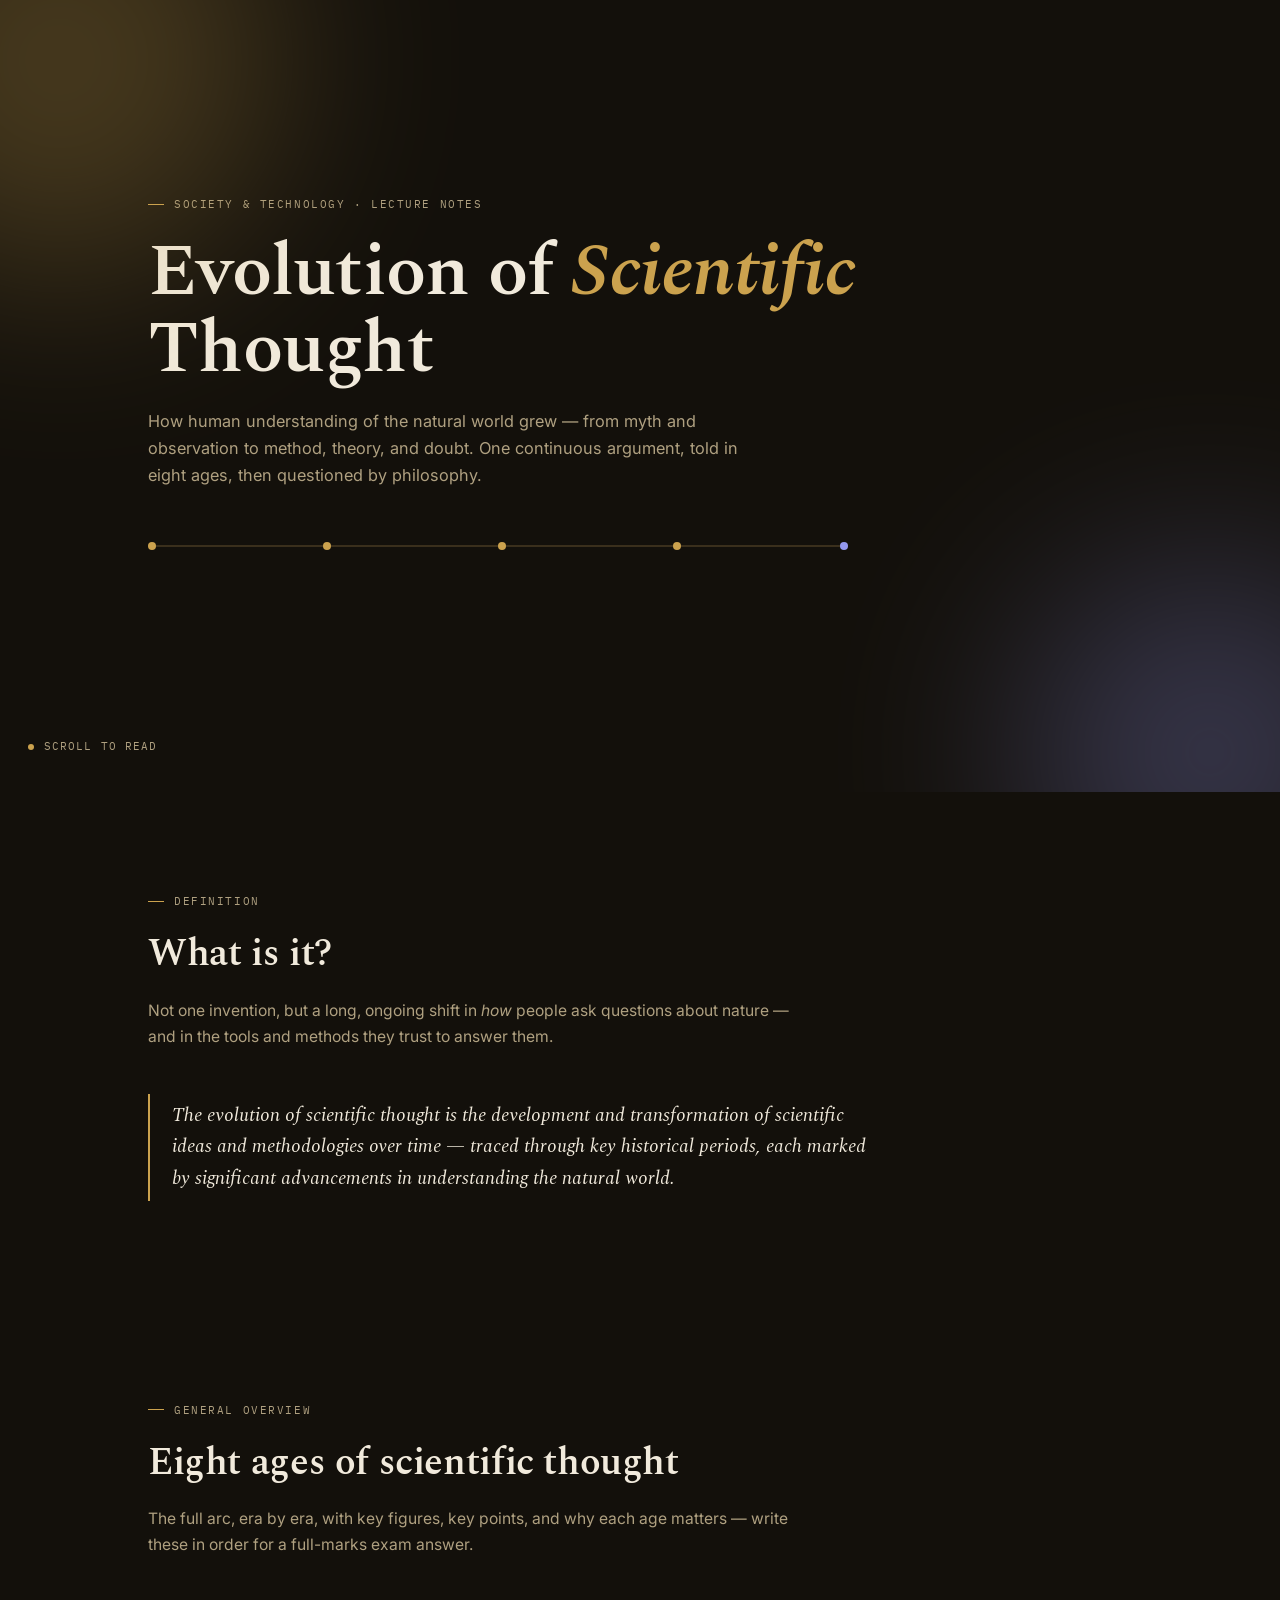
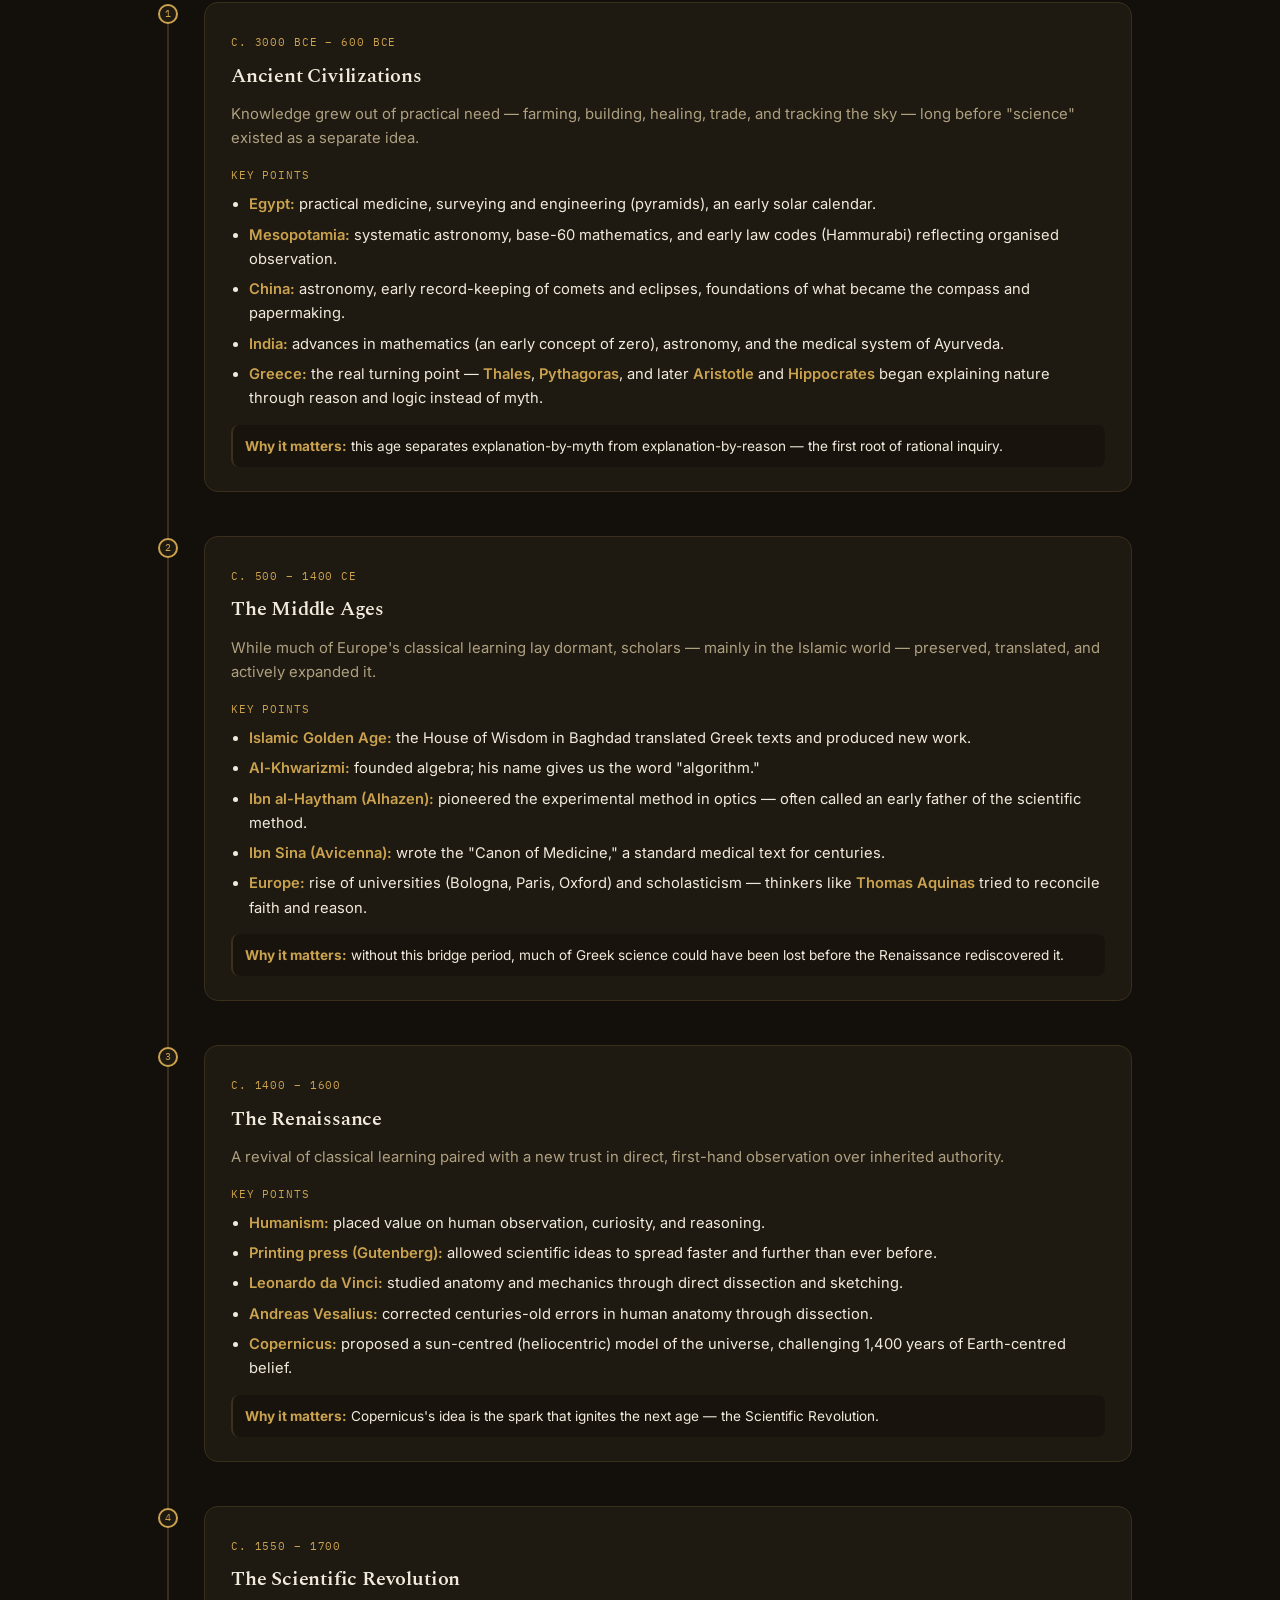
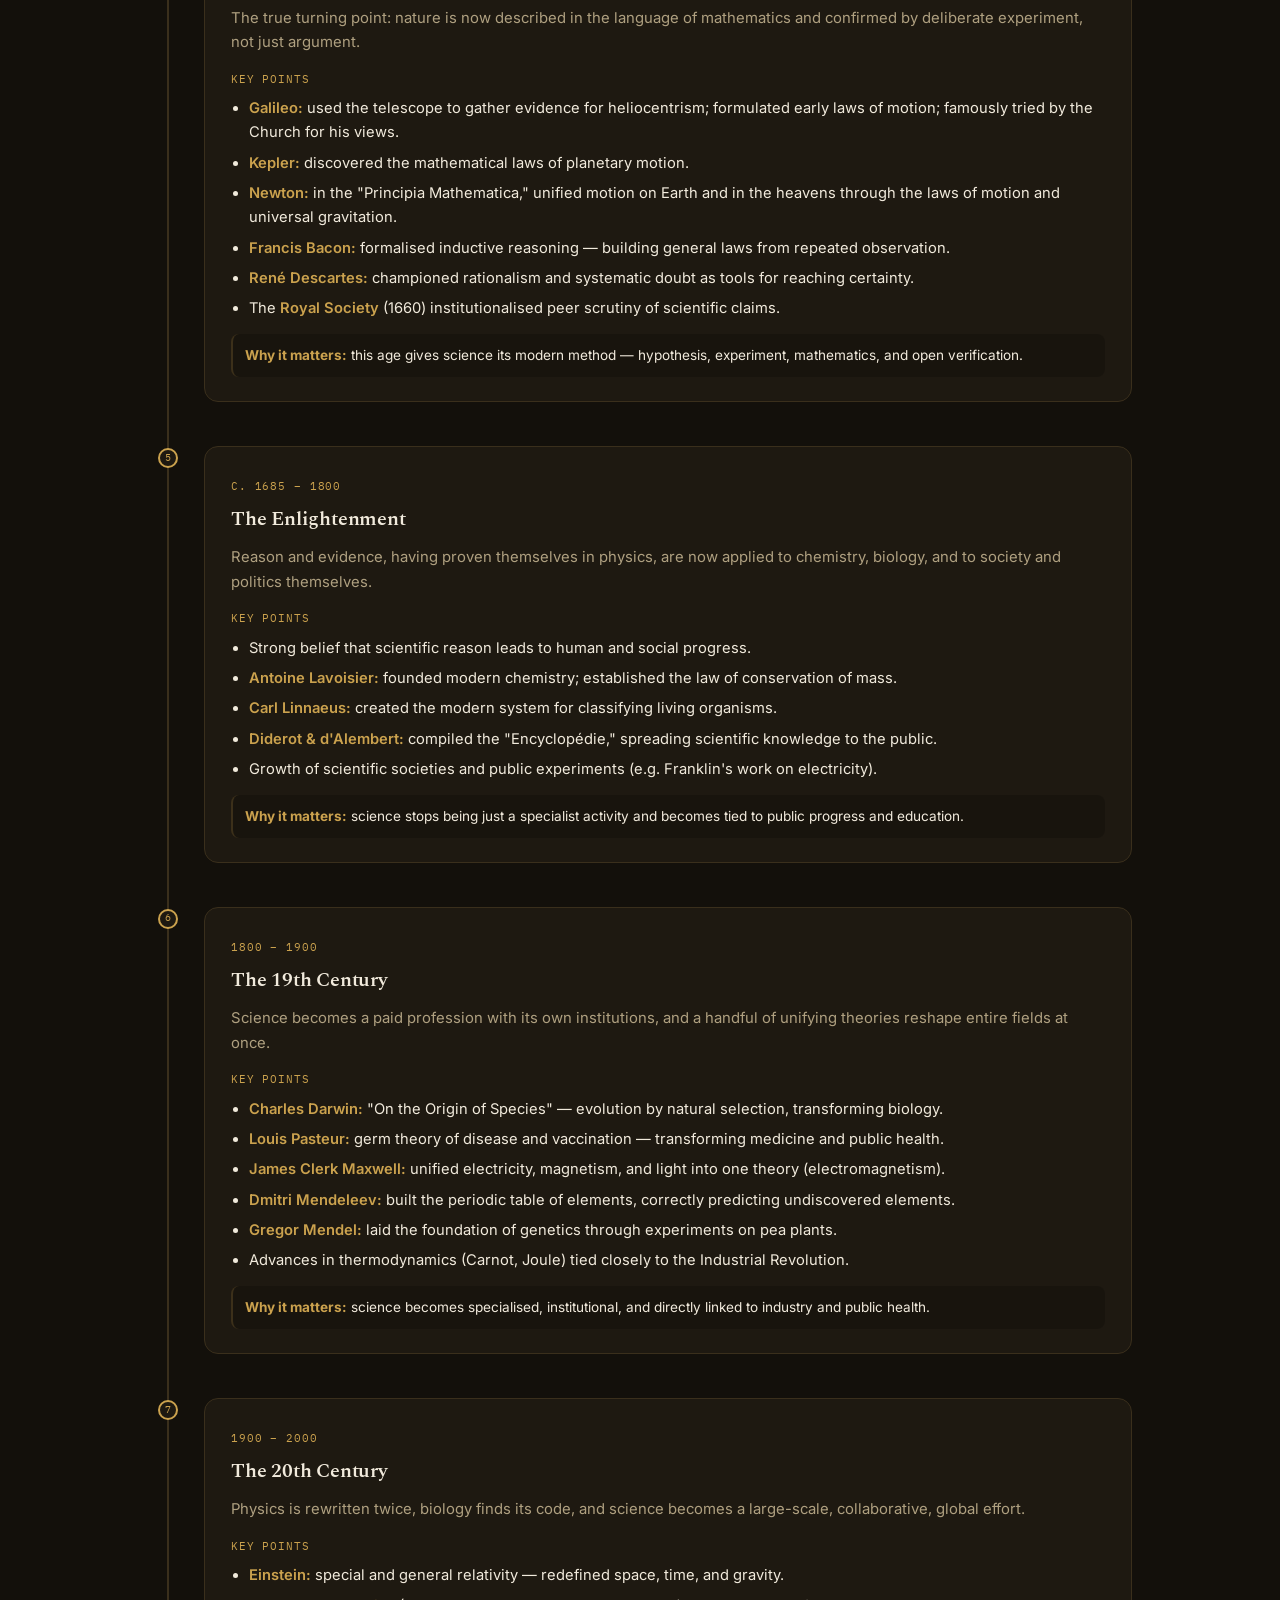
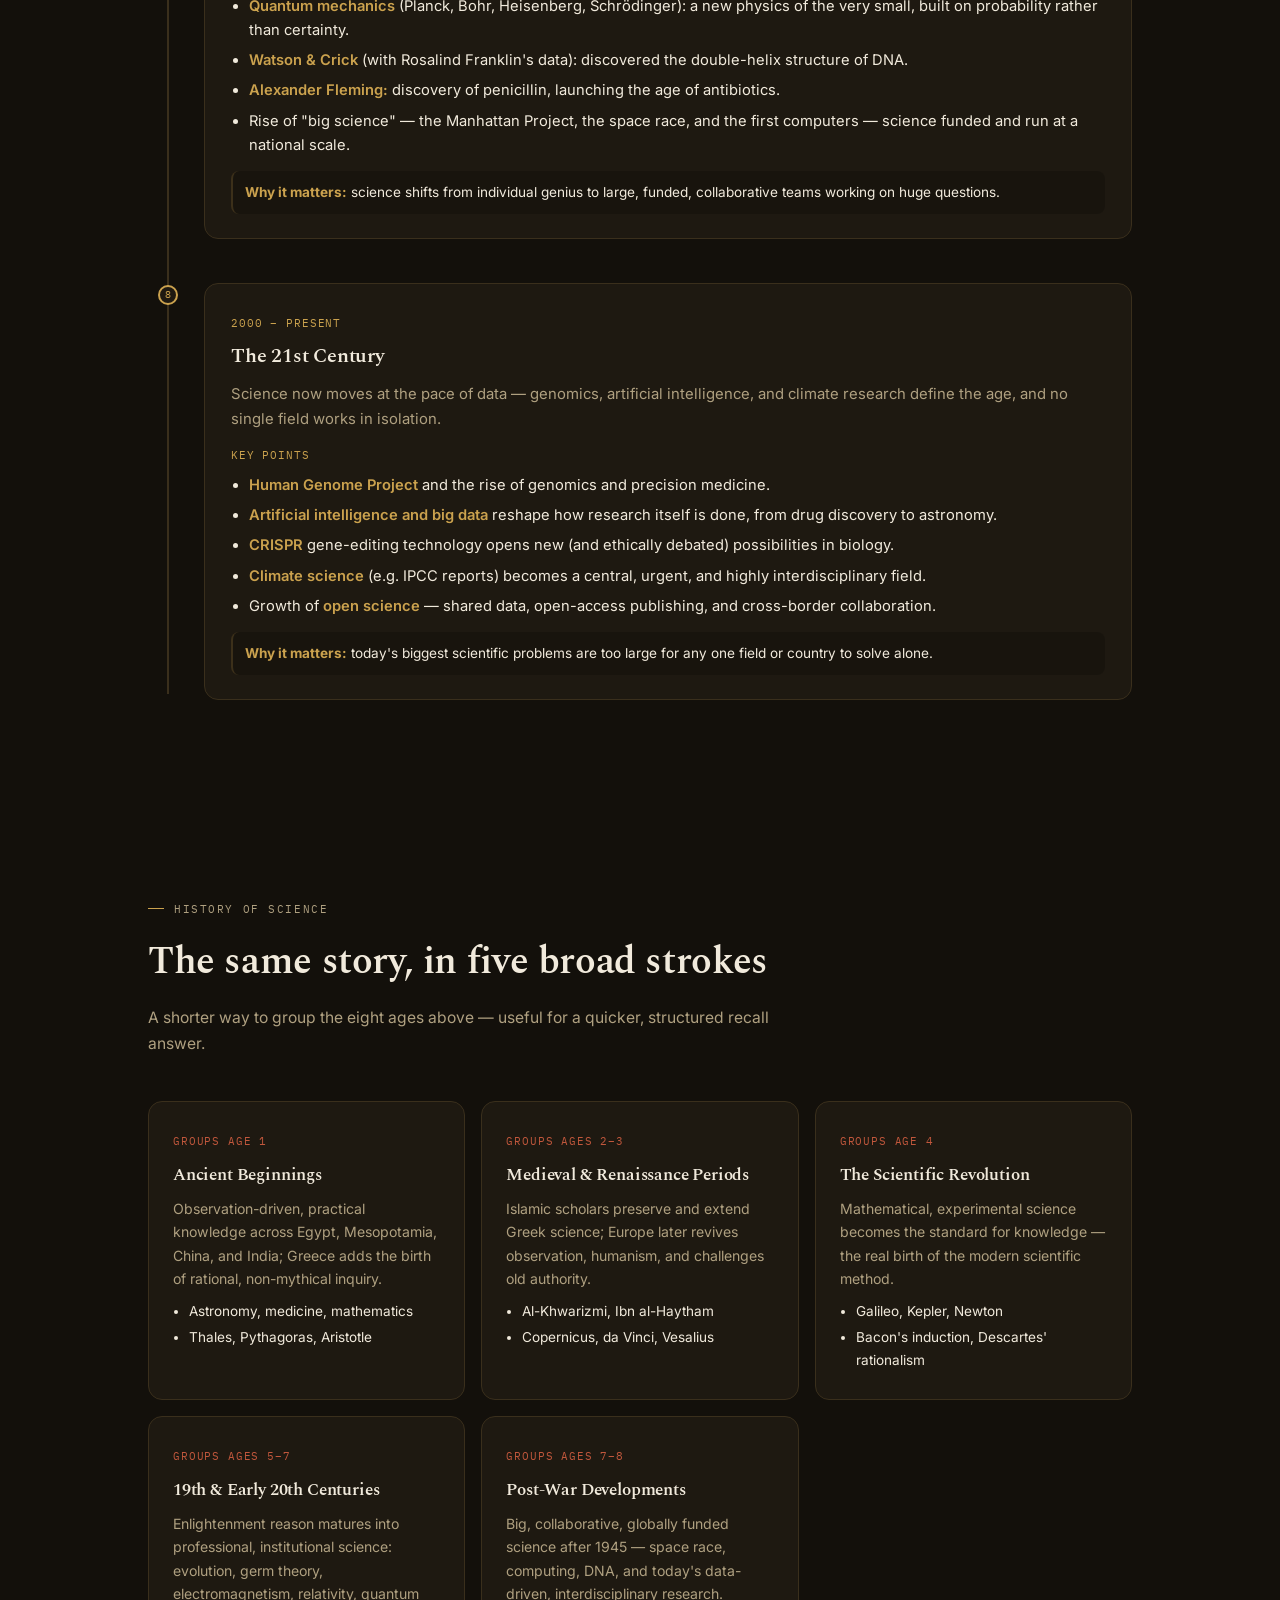
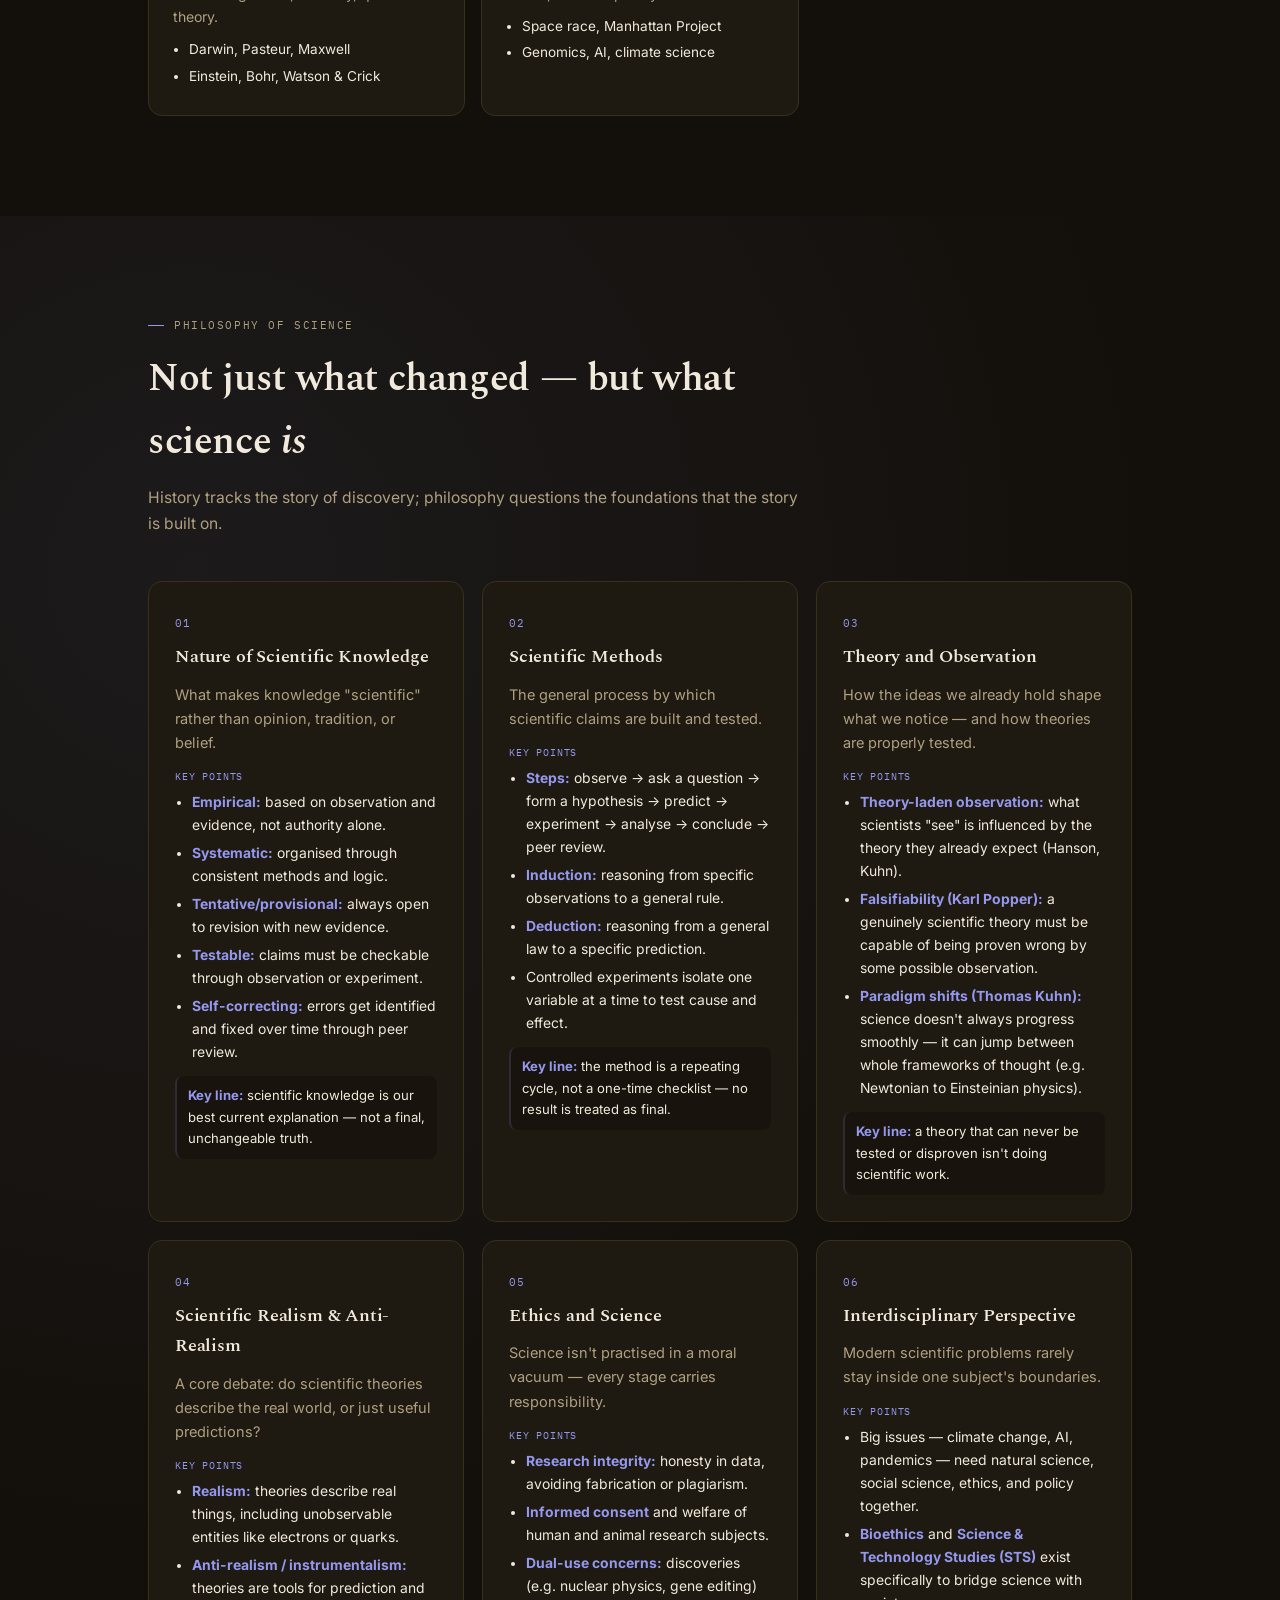
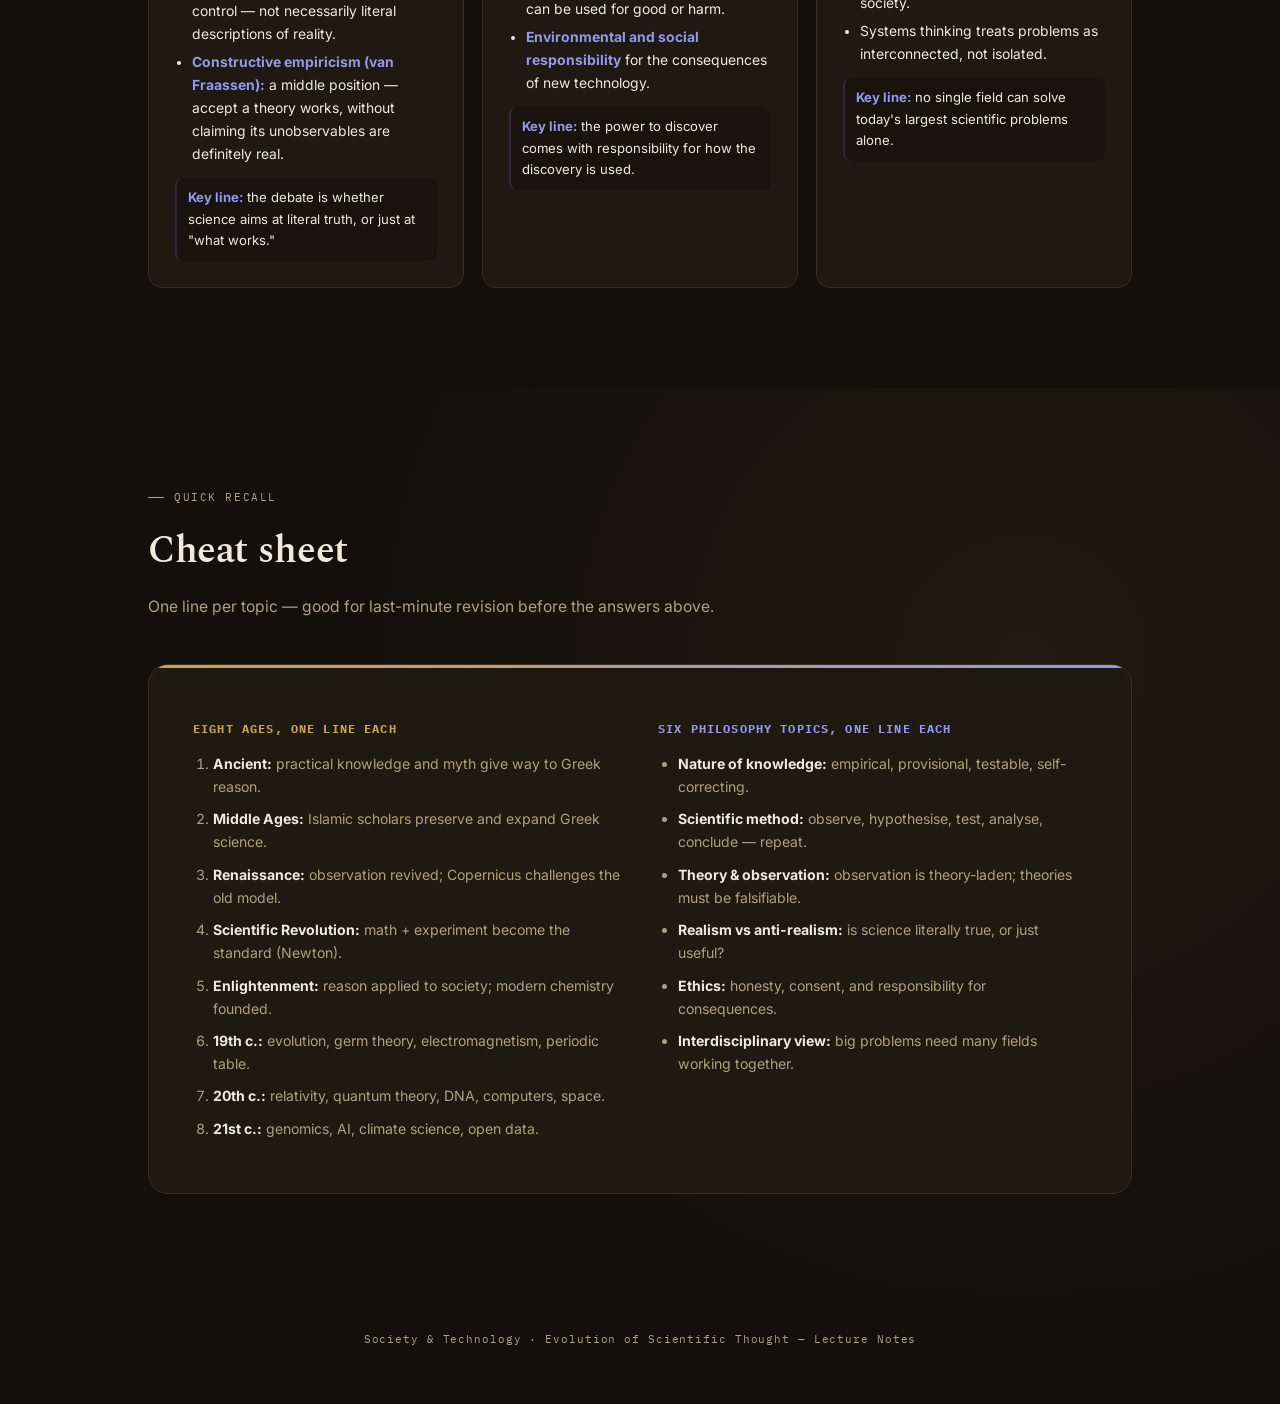
<file: SocietyAndTechnology/Lecture_2_3.html>
<!DOCTYPE html>
<html lang="en">
<head>
<meta charset="UTF-8">
<meta name="viewport" content="width=device-width, initial-scale=1.0">
<title>Evolution of Scientific Thought — Exam Notes</title>
<link rel="preconnect" href="https://fonts.googleapis.com">
<link rel="preconnect" href="https://fonts.gstatic.com" crossorigin>
<link href="https://fonts.googleapis.com/css2?family=Spectral:ital,wght@0,400;0,500;0,600;0,700;1,400&family=Inter:wght@400;500;600;700&family=IBM+Plex+Mono:wght@400;500&display=swap" rel="stylesheet">
<style>
  :root{
    --ink:#13100B;
    --card:#1E1911;
    --card-2:#282013;
    --line:#3A2F1C;
    --text:#F1EADC;
    --muted:#AFA080;
    --gold:#CBA24E;
    --gold-dim:#CBA24E33;
    --rust:#C1573C;
    --indigo:#9498EE;
    --indigo-dim:#9498EE2e;
  }
  *{box-sizing:border-box;margin:0;padding:0;}
  html{scroll-behavior:smooth;}
  body{background:var(--ink);color:var(--text);font-family:'Inter',sans-serif;line-height:1.65;overflow-x:hidden;}
  ::selection{background:var(--gold-dim);color:var(--text);}
  h1,h2,h3{font-family:'Spectral',serif;font-weight:600;letter-spacing:-0.01em;}
  .wrap{max-width:1040px;margin:0 auto;padding:0 28px;}
  section{padding:100px 0;position:relative;}
  @media(max-width:700px){section{padding:64px 0;}}

  .eyebrow{font-family:'IBM Plex Mono',monospace;font-size:0.7rem;letter-spacing:0.14em;text-transform:uppercase;color:var(--muted);display:flex;align-items:center;gap:10px;}
  .eyebrow::before{content:'';width:16px;height:1px;background:var(--gold);display:inline-block;}
  .eyebrow.ph::before{background:var(--indigo);}

  .reveal{opacity:0;transform:translateY(24px);transition:opacity .7s ease,transform .7s ease;}
  .reveal.in{opacity:1;transform:translateY(0);}

  /* ---- hero ---- */
  #hero{min-height:88svh;display:flex;flex-direction:column;justify-content:center;position:relative;overflow:hidden;padding-top:50px;}
  #hero .glow{position:absolute;border-radius:50%;filter:blur(100px);opacity:.28;pointer-events:none;}
  #hero .g1{width:440px;height:440px;background:var(--gold);top:-160px;left:-160px;}
  #hero .g2{width:380px;height:380px;background:var(--indigo);bottom:-150px;right:-120px;}
  .hero-title{font-size:clamp(2.4rem,6.6vw,4.6rem);line-height:1.05;margin-top:20px;}
  .hero-title i{color:var(--gold);font-style:italic;}
  .hero-sub{max-width:620px;margin-top:20px;color:var(--muted);font-size:1.02rem;}

  .timeline-strip{margin-top:56px;display:flex;align-items:center;gap:0;max-width:700px;}
  .timeline-strip .seg{flex:1;height:2px;background:var(--line);position:relative;}
  .timeline-strip .seg::before{content:'';position:absolute;left:0;top:-3px;width:8px;height:8px;border-radius:50%;background:var(--gold);}
  .timeline-strip .seg:last-child::after{content:'';position:absolute;right:0;top:-3px;width:8px;height:8px;border-radius:50%;background:var(--indigo);}

  .scroll-cue{position:absolute;bottom:36px;left:28px;display:flex;align-items:center;gap:10px;color:var(--muted);font-family:'IBM Plex Mono',monospace;font-size:.68rem;letter-spacing:.1em;text-transform:uppercase;}
  .scroll-cue .dot{width:6px;height:6px;border-radius:50%;background:var(--gold);animation:bob 1.6s ease-in-out infinite;}
  @keyframes bob{0%,100%{transform:translateY(0);}50%{transform:translateY(6px);}}

  /* ---- headers / definition ---- */
  .head{max-width:660px;margin-bottom:44px;}
  .head h2{font-size:clamp(1.7rem,3.2vw,2.4rem);margin-top:12px;}
  .head p{color:var(--muted);margin-top:12px;font-size:.98rem;}

  .definition{border-left:2px solid var(--gold);padding:6px 0 6px 22px;font-family:'Spectral',serif;font-style:italic;font-size:1.2rem;max-width:720px;margin-top:26px;}

  /* ---- vertical timeline (General Overview) ---- */
  .tl{position:relative;margin-top:20px;}
  .tl::before{content:'';position:absolute;left:19px;top:6px;bottom:6px;width:2px;background:var(--line);}
  @media(max-width:640px){.tl::before{left:15px;}}

  .tl-item{position:relative;padding:0 0 44px 56px;}
  @media(max-width:640px){.tl-item{padding-left:44px;}}
  .tl-item:last-child{padding-bottom:0;}
  .tl-item .node{
    position:absolute;left:10px;top:2px;width:20px;height:20px;border-radius:50%;
    background:var(--card);border:2px solid var(--gold);
    display:flex;align-items:center;justify-content:center;
    font-family:'IBM Plex Mono',monospace;font-size:.62rem;color:var(--gold);
  }
  @media(max-width:640px){.tl-item .node{left:6px;width:18px;height:18px;}}

  .tl-item .card{background:var(--card);border:1px solid var(--line);border-radius:14px;padding:24px 26px;transition:transform .3s ease,border-color .3s ease,background .3s ease;}
  .tl-item .card:hover{transform:translateX(4px);border-color:var(--gold);background:var(--card-2);}
  .tl-item .era{font-family:'IBM Plex Mono',monospace;font-size:.68rem;letter-spacing:.08em;text-transform:uppercase;color:var(--gold);}
  .tl-item h3{font-size:1.22rem;margin-top:6px;}
  .tl-item .gist{color:var(--muted);margin-top:10px;font-size:.93rem;}

  .kp-label{font-family:'IBM Plex Mono',monospace;font-size:.66rem;letter-spacing:.08em;text-transform:uppercase;color:var(--gold);margin-top:16px;margin-bottom:8px;}
  .tl-item ul{padding-left:18px;color:var(--text);font-size:.92rem;}
  .tl-item li{margin-bottom:6px;}
  .tl-item li b{color:var(--gold);font-weight:600;}
  .tl-item .sig{
    margin-top:14px;font-size:.85rem;color:var(--text);
    background:#00000030;padding:10px 12px;border-radius:8px;border-left:2px solid var(--gold-dim);
  }
  .tl-item .sig b{color:var(--gold);}

  /* ---- history recap grid ---- */
  .grid{display:grid;grid-template-columns:repeat(auto-fit,minmax(240px,1fr));gap:16px;margin-top:20px;}
  .rc-card{background:var(--card);border:1px solid var(--line);border-radius:14px;padding:24px;transition:transform .3s ease,border-color .3s ease;}
  .rc-card:hover{transform:translateY(-5px);border-color:var(--rust);}
  .rc-card .era{font-family:'IBM Plex Mono',monospace;font-size:.66rem;letter-spacing:.08em;text-transform:uppercase;color:var(--rust);}
  .rc-card h3{font-size:1.08rem;margin-top:8px;}
  .rc-card p{color:var(--muted);font-size:.88rem;margin-top:8px;}
  .rc-card ul{margin-top:10px;padding-left:16px;font-size:.85rem;color:var(--text);}
  .rc-card li{margin-bottom:4px;}

  /* ---- philosophy of science ---- */
  #philosophy{background:radial-gradient(circle at 15% 20%,#9498EE12,transparent 55%);}
  .ph-grid{display:grid;grid-template-columns:repeat(auto-fit,minmax(280px,1fr));gap:18px;margin-top:20px;}
  .ph-card{background:var(--card);border:1px solid var(--line);border-radius:14px;padding:26px;transition:transform .3s ease,border-color .3s ease,background .3s ease;}
  .ph-card:hover{transform:translateY(-6px);border-color:var(--indigo);background:var(--card-2);}
  .ph-card .num{font-family:'IBM Plex Mono',monospace;font-size:.68rem;color:var(--indigo);letter-spacing:.08em;}
  .ph-card h3{font-size:1.14rem;margin-top:8px;}
  .ph-card .gist{color:var(--muted);font-size:.91rem;margin-top:10px;}
  .ph-kp{font-family:'IBM Plex Mono',monospace;font-size:.64rem;letter-spacing:.08em;text-transform:uppercase;color:var(--indigo);margin-top:14px;margin-bottom:6px;}
  .ph-card ul{padding-left:17px;font-size:.87rem;color:var(--text);}
  .ph-card li{margin-bottom:5px;}
  .ph-card li b{color:var(--indigo);}
  .ph-card .key{margin-top:12px;font-size:.82rem;color:var(--text);background:#00000030;padding:9px 11px;border-radius:8px;border-left:2px solid var(--indigo-dim);}
  .ph-card .key b{color:var(--indigo);}

  /* ---- exam recap ---- */
  #recap{background:radial-gradient(circle at 80% 30%,#CBA24E12,transparent 55%);}
  .recap-card{background:var(--card);border:1px solid var(--line);border-radius:20px;padding:44px;position:relative;overflow:hidden;}
  .recap-card::before{content:'';position:absolute;top:0;left:0;right:0;height:3px;background:linear-gradient(90deg,var(--gold),var(--indigo));}
  .recap-cols{display:grid;grid-template-columns:1fr 1fr;gap:36px;margin-top:10px;}
  @media(max-width:700px){.recap-cols{grid-template-columns:1fr;}}
  .recap-cols h4{font-family:'IBM Plex Mono',monospace;font-size:.72rem;letter-spacing:.1em;text-transform:uppercase;color:var(--gold);margin-bottom:14px;}
  .recap-cols h4.ph{color:var(--indigo);}
  .recap-cols ol,.recap-cols ul{padding-left:20px;font-size:.88rem;color:var(--muted);}
  .recap-cols li{margin-bottom:9px;}
  .recap-cols li b{color:var(--text);}

  footer{padding:36px 28px 56px;text-align:center;color:var(--muted);font-family:'IBM Plex Mono',monospace;font-size:.7rem;letter-spacing:.08em;}
</style>
</head>
<body>

<!-- ===================== HERO ===================== -->
<section id="hero">
  <div class="glow g1"></div><div class="glow g2"></div>
  <div class="wrap">
    <div class="eyebrow">Society &amp; Technology · Lecture Notes</div>
    <h1 class="hero-title">Evolution of <i>Scientific</i> Thought</h1>
    <p class="hero-sub">How human understanding of the natural world grew — from myth and observation to method, theory, and doubt. One continuous argument, told in eight ages, then questioned by philosophy.</p>
    <div class="timeline-strip">
      <div class="seg"></div><div class="seg"></div><div class="seg"></div><div class="seg"></div>
    </div>
  </div>
  <div class="scroll-cue"><span class="dot"></span> Scroll to read</div>
</section>

<!-- ===================== DEFINITION ===================== -->
<section id="def">
  <div class="wrap">
    <div class="head reveal">
      <div class="eyebrow">Definition</div>
      <h2>What is it?</h2>
      <p>Not one invention, but a long, ongoing shift in <i>how</i> people ask questions about nature — and in the tools and methods they trust to answer them.</p>
    </div>
    <div class="definition reveal">
      The evolution of scientific thought is the development and transformation of scientific ideas and methodologies over time — traced through key historical periods, each marked by significant advancements in understanding the natural world.
    </div>
  </div>
</section>

<!-- ===================== GENERAL OVERVIEW (TIMELINE) ===================== -->
<section id="overview">
  <div class="wrap">
    <div class="head reveal">
      <div class="eyebrow">General Overview</div>
      <h2>Eight ages of scientific thought</h2>
      <p>The full arc, era by era, with key figures, key points, and why each age matters — write these in order for a full-marks exam answer.</p>
    </div>

    <div class="tl">

      <div class="tl-item reveal">
        <div class="node">1</div>
        <div class="card">
          <span class="era">c. 3000 BCE – 600 BCE</span>
          <h3>Ancient Civilizations</h3>
          <p class="gist">Knowledge grew out of practical need — farming, building, healing, trade, and tracking the sky — long before "science" existed as a separate idea.</p>
          <div class="kp-label">Key points</div>
          <ul>
            <li><b>Egypt:</b> practical medicine, surveying and engineering (pyramids), an early solar calendar.</li>
            <li><b>Mesopotamia:</b> systematic astronomy, base-60 mathematics, and early law codes (Hammurabi) reflecting organised observation.</li>
            <li><b>China:</b> astronomy, early record-keeping of comets and eclipses, foundations of what became the compass and papermaking.</li>
            <li><b>India:</b> advances in mathematics (an early concept of zero), astronomy, and the medical system of Ayurveda.</li>
            <li><b>Greece:</b> the real turning point — <b>Thales</b>, <b>Pythagoras</b>, and later <b>Aristotle</b> and <b>Hippocrates</b> began explaining nature through reason and logic instead of myth.</li>
          </ul>
          <div class="sig"><b>Why it matters:</b> this age separates explanation-by-myth from explanation-by-reason — the first root of rational inquiry.</div>
        </div>
      </div>

      <div class="tl-item reveal">
        <div class="node">2</div>
        <div class="card">
          <span class="era">c. 500 – 1400 CE</span>
          <h3>The Middle Ages</h3>
          <p class="gist">While much of Europe's classical learning lay dormant, scholars — mainly in the Islamic world — preserved, translated, and actively expanded it.</p>
          <div class="kp-label">Key points</div>
          <ul>
            <li><b>Islamic Golden Age:</b> the House of Wisdom in Baghdad translated Greek texts and produced new work.</li>
            <li><b>Al-Khwarizmi:</b> founded algebra; his name gives us the word "algorithm."</li>
            <li><b>Ibn al-Haytham (Alhazen):</b> pioneered the experimental method in optics — often called an early father of the scientific method.</li>
            <li><b>Ibn Sina (Avicenna):</b> wrote the "Canon of Medicine," a standard medical text for centuries.</li>
            <li><b>Europe:</b> rise of universities (Bologna, Paris, Oxford) and scholasticism — thinkers like <b>Thomas Aquinas</b> tried to reconcile faith and reason.</li>
          </ul>
          <div class="sig"><b>Why it matters:</b> without this bridge period, much of Greek science could have been lost before the Renaissance rediscovered it.</div>
        </div>
      </div>

      <div class="tl-item reveal">
        <div class="node">3</div>
        <div class="card">
          <span class="era">c. 1400 – 1600</span>
          <h3>The Renaissance</h3>
          <p class="gist">A revival of classical learning paired with a new trust in direct, first-hand observation over inherited authority.</p>
          <div class="kp-label">Key points</div>
          <ul>
            <li><b>Humanism:</b> placed value on human observation, curiosity, and reasoning.</li>
            <li><b>Printing press (Gutenberg):</b> allowed scientific ideas to spread faster and further than ever before.</li>
            <li><b>Leonardo da Vinci:</b> studied anatomy and mechanics through direct dissection and sketching.</li>
            <li><b>Andreas Vesalius:</b> corrected centuries-old errors in human anatomy through dissection.</li>
            <li><b>Copernicus:</b> proposed a sun-centred (heliocentric) model of the universe, challenging 1,400 years of Earth-centred belief.</li>
          </ul>
          <div class="sig"><b>Why it matters:</b> Copernicus's idea is the spark that ignites the next age — the Scientific Revolution.</div>
        </div>
      </div>

      <div class="tl-item reveal">
        <div class="node">4</div>
        <div class="card">
          <span class="era">c. 1550 – 1700</span>
          <h3>The Scientific Revolution</h3>
          <p class="gist">The true turning point: nature is now described in the language of mathematics and confirmed by deliberate experiment, not just argument.</p>
          <div class="kp-label">Key points</div>
          <ul>
            <li><b>Galileo:</b> used the telescope to gather evidence for heliocentrism; formulated early laws of motion; famously tried by the Church for his views.</li>
            <li><b>Kepler:</b> discovered the mathematical laws of planetary motion.</li>
            <li><b>Newton:</b> in the "Principia Mathematica," unified motion on Earth and in the heavens through the laws of motion and universal gravitation.</li>
            <li><b>Francis Bacon:</b> formalised inductive reasoning — building general laws from repeated observation.</li>
            <li><b>René Descartes:</b> championed rationalism and systematic doubt as tools for reaching certainty.</li>
            <li>The <b>Royal Society</b> (1660) institutionalised peer scrutiny of scientific claims.</li>
          </ul>
          <div class="sig"><b>Why it matters:</b> this age gives science its modern method — hypothesis, experiment, mathematics, and open verification.</div>
        </div>
      </div>

      <div class="tl-item reveal">
        <div class="node">5</div>
        <div class="card">
          <span class="era">c. 1685 – 1800</span>
          <h3>The Enlightenment</h3>
          <p class="gist">Reason and evidence, having proven themselves in physics, are now applied to chemistry, biology, and to society and politics themselves.</p>
          <div class="kp-label">Key points</div>
          <ul>
            <li>Strong belief that scientific reason leads to human and social progress.</li>
            <li><b>Antoine Lavoisier:</b> founded modern chemistry; established the law of conservation of mass.</li>
            <li><b>Carl Linnaeus:</b> created the modern system for classifying living organisms.</li>
            <li><b>Diderot &amp; d'Alembert:</b> compiled the "Encyclopédie," spreading scientific knowledge to the public.</li>
            <li>Growth of scientific societies and public experiments (e.g. Franklin's work on electricity).</li>
          </ul>
          <div class="sig"><b>Why it matters:</b> science stops being just a specialist activity and becomes tied to public progress and education.</div>
        </div>
      </div>

      <div class="tl-item reveal">
        <div class="node">6</div>
        <div class="card">
          <span class="era">1800 – 1900</span>
          <h3>The 19th Century</h3>
          <p class="gist">Science becomes a paid profession with its own institutions, and a handful of unifying theories reshape entire fields at once.</p>
          <div class="kp-label">Key points</div>
          <ul>
            <li><b>Charles Darwin:</b> "On the Origin of Species" — evolution by natural selection, transforming biology.</li>
            <li><b>Louis Pasteur:</b> germ theory of disease and vaccination — transforming medicine and public health.</li>
            <li><b>James Clerk Maxwell:</b> unified electricity, magnetism, and light into one theory (electromagnetism).</li>
            <li><b>Dmitri Mendeleev:</b> built the periodic table of elements, correctly predicting undiscovered elements.</li>
            <li><b>Gregor Mendel:</b> laid the foundation of genetics through experiments on pea plants.</li>
            <li>Advances in thermodynamics (Carnot, Joule) tied closely to the Industrial Revolution.</li>
          </ul>
          <div class="sig"><b>Why it matters:</b> science becomes specialised, institutional, and directly linked to industry and public health.</div>
        </div>
      </div>

      <div class="tl-item reveal">
        <div class="node">7</div>
        <div class="card">
          <span class="era">1900 – 2000</span>
          <h3>The 20th Century</h3>
          <p class="gist">Physics is rewritten twice, biology finds its code, and science becomes a large-scale, collaborative, global effort.</p>
          <div class="kp-label">Key points</div>
          <ul>
            <li><b>Einstein:</b> special and general relativity — redefined space, time, and gravity.</li>
            <li><b>Quantum mechanics</b> (Planck, Bohr, Heisenberg, Schrödinger): a new physics of the very small, built on probability rather than certainty.</li>
            <li><b>Watson &amp; Crick</b> (with Rosalind Franklin's data): discovered the double-helix structure of DNA.</li>
            <li><b>Alexander Fleming:</b> discovery of penicillin, launching the age of antibiotics.</li>
            <li>Rise of "big science" — the Manhattan Project, the space race, and the first computers — science funded and run at a national scale.</li>
          </ul>
          <div class="sig"><b>Why it matters:</b> science shifts from individual genius to large, funded, collaborative teams working on huge questions.</div>
        </div>
      </div>

      <div class="tl-item reveal">
        <div class="node">8</div>
        <div class="card">
          <span class="era">2000 – Present</span>
          <h3>The 21st Century</h3>
          <p class="gist">Science now moves at the pace of data — genomics, artificial intelligence, and climate research define the age, and no single field works in isolation.</p>
          <div class="kp-label">Key points</div>
          <ul>
            <li><b>Human Genome Project</b> and the rise of genomics and precision medicine.</li>
            <li><b>Artificial intelligence and big data</b> reshape how research itself is done, from drug discovery to astronomy.</li>
            <li><b>CRISPR</b> gene-editing technology opens new (and ethically debated) possibilities in biology.</li>
            <li><b>Climate science</b> (e.g. IPCC reports) becomes a central, urgent, and highly interdisciplinary field.</li>
            <li>Growth of <b>open science</b> — shared data, open-access publishing, and cross-border collaboration.</li>
          </ul>
          <div class="sig"><b>Why it matters:</b> today's biggest scientific problems are too large for any one field or country to solve alone.</div>
        </div>
      </div>

    </div>
  </div>
</section>

<!-- ===================== HISTORY OF SCIENCE (RECAP GROUPING) ===================== -->
<section id="history">
  <div class="wrap">
    <div class="head reveal">
      <div class="eyebrow">History of Science</div>
      <h2>The same story, in five broad strokes</h2>
      <p>A shorter way to group the eight ages above — useful for a quicker, structured recall answer.</p>
    </div>
    <div class="grid">
      <div class="rc-card reveal">
        <span class="era">Groups age 1</span>
        <h3>Ancient Beginnings</h3>
        <p>Observation-driven, practical knowledge across Egypt, Mesopotamia, China, and India; Greece adds the birth of rational, non-mythical inquiry.</p>
        <ul><li>Astronomy, medicine, mathematics</li><li>Thales, Pythagoras, Aristotle</li></ul>
      </div>
      <div class="rc-card reveal">
        <span class="era">Groups ages 2–3</span>
        <h3>Medieval &amp; Renaissance Periods</h3>
        <p>Islamic scholars preserve and extend Greek science; Europe later revives observation, humanism, and challenges old authority.</p>
        <ul><li>Al-Khwarizmi, Ibn al-Haytham</li><li>Copernicus, da Vinci, Vesalius</li></ul>
      </div>
      <div class="rc-card reveal">
        <span class="era">Groups age 4</span>
        <h3>The Scientific Revolution</h3>
        <p>Mathematical, experimental science becomes the standard for knowledge — the real birth of the modern scientific method.</p>
        <ul><li>Galileo, Kepler, Newton</li><li>Bacon's induction, Descartes' rationalism</li></ul>
      </div>
      <div class="rc-card reveal">
        <span class="era">Groups ages 5–7</span>
        <h3>19th &amp; Early 20th Centuries</h3>
        <p>Enlightenment reason matures into professional, institutional science: evolution, germ theory, electromagnetism, relativity, quantum theory.</p>
        <ul><li>Darwin, Pasteur, Maxwell</li><li>Einstein, Bohr, Watson &amp; Crick</li></ul>
      </div>
      <div class="rc-card reveal">
        <span class="era">Groups ages 7–8</span>
        <h3>Post-War Developments</h3>
        <p>Big, collaborative, globally funded science after 1945 — space race, computing, DNA, and today's data-driven, interdisciplinary research.</p>
        <ul><li>Space race, Manhattan Project</li><li>Genomics, AI, climate science</li></ul>
      </div>
    </div>
  </div>
</section>

<!-- ===================== PHILOSOPHY OF SCIENCE ===================== -->
<section id="philosophy">
  <div class="wrap">
    <div class="head reveal">
      <div class="eyebrow ph">Philosophy of Science</div>
      <h2>Not just what changed — but what science <i>is</i></h2>
      <p>History tracks the story of discovery; philosophy questions the foundations that the story is built on.</p>
    </div>

    <div class="ph-grid">

      <div class="ph-card reveal">
        <span class="num">01</span>
        <h3>Nature of Scientific Knowledge</h3>
        <p class="gist">What makes knowledge "scientific" rather than opinion, tradition, or belief.</p>
        <div class="ph-kp">Key points</div>
        <ul>
          <li><b>Empirical:</b> based on observation and evidence, not authority alone.</li>
          <li><b>Systematic:</b> organised through consistent methods and logic.</li>
          <li><b>Tentative/provisional:</b> always open to revision with new evidence.</li>
          <li><b>Testable:</b> claims must be checkable through observation or experiment.</li>
          <li><b>Self-correcting:</b> errors get identified and fixed over time through peer review.</li>
        </ul>
        <div class="key"><b>Key line:</b> scientific knowledge is our best current explanation — not a final, unchangeable truth.</div>
      </div>

      <div class="ph-card reveal">
        <span class="num">02</span>
        <h3>Scientific Methods</h3>
        <p class="gist">The general process by which scientific claims are built and tested.</p>
        <div class="ph-kp">Key points</div>
        <ul>
          <li><b>Steps:</b> observe → ask a question → form a hypothesis → predict → experiment → analyse → conclude → peer review.</li>
          <li><b>Induction:</b> reasoning from specific observations to a general rule.</li>
          <li><b>Deduction:</b> reasoning from a general law to a specific prediction.</li>
          <li>Controlled experiments isolate one variable at a time to test cause and effect.</li>
        </ul>
        <div class="key"><b>Key line:</b> the method is a repeating cycle, not a one-time checklist — no result is treated as final.</div>
      </div>

      <div class="ph-card reveal">
        <span class="num">03</span>
        <h3>Theory and Observation</h3>
        <p class="gist">How the ideas we already hold shape what we notice — and how theories are properly tested.</p>
        <div class="ph-kp">Key points</div>
        <ul>
          <li><b>Theory-laden observation:</b> what scientists "see" is influenced by the theory they already expect (Hanson, Kuhn).</li>
          <li><b>Falsifiability (Karl Popper):</b> a genuinely scientific theory must be capable of being proven wrong by some possible observation.</li>
          <li><b>Paradigm shifts (Thomas Kuhn):</b> science doesn't always progress smoothly — it can jump between whole frameworks of thought (e.g. Newtonian to Einsteinian physics).</li>
        </ul>
        <div class="key"><b>Key line:</b> a theory that can never be tested or disproven isn't doing scientific work.</div>
      </div>

      <div class="ph-card reveal">
        <span class="num">04</span>
        <h3>Scientific Realism &amp; Anti-Realism</h3>
        <p class="gist">A core debate: do scientific theories describe the real world, or just useful predictions?</p>
        <div class="ph-kp">Key points</div>
        <ul>
          <li><b>Realism:</b> theories describe real things, including unobservable entities like electrons or quarks.</li>
          <li><b>Anti-realism / instrumentalism:</b> theories are tools for prediction and control — not necessarily literal descriptions of reality.</li>
          <li><b>Constructive empiricism (van Fraassen):</b> a middle position — accept a theory works, without claiming its unobservables are definitely real.</li>
        </ul>
        <div class="key"><b>Key line:</b> the debate is whether science aims at literal truth, or just at "what works."</div>
      </div>

      <div class="ph-card reveal">
        <span class="num">05</span>
        <h3>Ethics and Science</h3>
        <p class="gist">Science isn't practised in a moral vacuum — every stage carries responsibility.</p>
        <div class="ph-kp">Key points</div>
        <ul>
          <li><b>Research integrity:</b> honesty in data, avoiding fabrication or plagiarism.</li>
          <li><b>Informed consent</b> and welfare of human and animal research subjects.</li>
          <li><b>Dual-use concerns:</b> discoveries (e.g. nuclear physics, gene editing) can be used for good or harm.</li>
          <li><b>Environmental and social responsibility</b> for the consequences of new technology.</li>
        </ul>
        <div class="key"><b>Key line:</b> the power to discover comes with responsibility for how the discovery is used.</div>
      </div>

      <div class="ph-card reveal">
        <span class="num">06</span>
        <h3>Interdisciplinary Perspective</h3>
        <p class="gist">Modern scientific problems rarely stay inside one subject's boundaries.</p>
        <div class="ph-kp">Key points</div>
        <ul>
          <li>Big issues — climate change, AI, pandemics — need natural science, social science, ethics, and policy together.</li>
          <li><b>Bioethics</b> and <b>Science &amp; Technology Studies (STS)</b> exist specifically to bridge science with society.</li>
          <li>Systems thinking treats problems as interconnected, not isolated.</li>
        </ul>
        <div class="key"><b>Key line:</b> no single field can solve today's largest scientific problems alone.</div>
      </div>

    </div>
  </div>
</section>

<!-- ===================== EXAM RECAP ===================== -->
<section id="recap">
  <div class="wrap">
    <div class="head reveal">
      <div class="eyebrow">Quick Recall</div>
      <h2>Cheat sheet</h2>
      <p>One line per topic — good for last-minute revision before the answers above.</p>
    </div>
    <div class="recap-card reveal">
      <div class="recap-cols">
        <div>
          <h4>Eight ages, one line each</h4>
          <ol>
            <li><b>Ancient:</b> practical knowledge and myth give way to Greek reason.</li>
            <li><b>Middle Ages:</b> Islamic scholars preserve and expand Greek science.</li>
            <li><b>Renaissance:</b> observation revived; Copernicus challenges the old model.</li>
            <li><b>Scientific Revolution:</b> math + experiment become the standard (Newton).</li>
            <li><b>Enlightenment:</b> reason applied to society; modern chemistry founded.</li>
            <li><b>19th c.:</b> evolution, germ theory, electromagnetism, periodic table.</li>
            <li><b>20th c.:</b> relativity, quantum theory, DNA, computers, space.</li>
            <li><b>21st c.:</b> genomics, AI, climate science, open data.</li>
          </ol>
        </div>
        <div>
          <h4 class="ph">Six philosophy topics, one line each</h4>
          <ul>
            <li><b>Nature of knowledge:</b> empirical, provisional, testable, self-correcting.</li>
            <li><b>Scientific method:</b> observe, hypothesise, test, analyse, conclude — repeat.</li>
            <li><b>Theory &amp; observation:</b> observation is theory-laden; theories must be falsifiable.</li>
            <li><b>Realism vs anti-realism:</b> is science literally true, or just useful?</li>
            <li><b>Ethics:</b> honesty, consent, and responsibility for consequences.</li>
            <li><b>Interdisciplinary view:</b> big problems need many fields working together.</li>
          </ul>
        </div>
      </div>
    </div>
  </div>
</section>

<footer>Society &amp; Technology · Evolution of Scientific Thought — Lecture Notes</footer>

<script>
  const revealEls = document.querySelectorAll('.reveal');
  const io = new IntersectionObserver((entries)=>{
    entries.forEach(e=>{
      if(e.isIntersecting){ e.target.classList.add('in'); io.unobserve(e.target); }
    });
  },{threshold:0.12});
  revealEls.forEach(el=>io.observe(el));

  if (window.matchMedia('(prefers-reduced-motion: reduce)').matches) {
    revealEls.forEach(el=>el.classList.add('in'));
  }
</script>

</body>
</html>
</file>
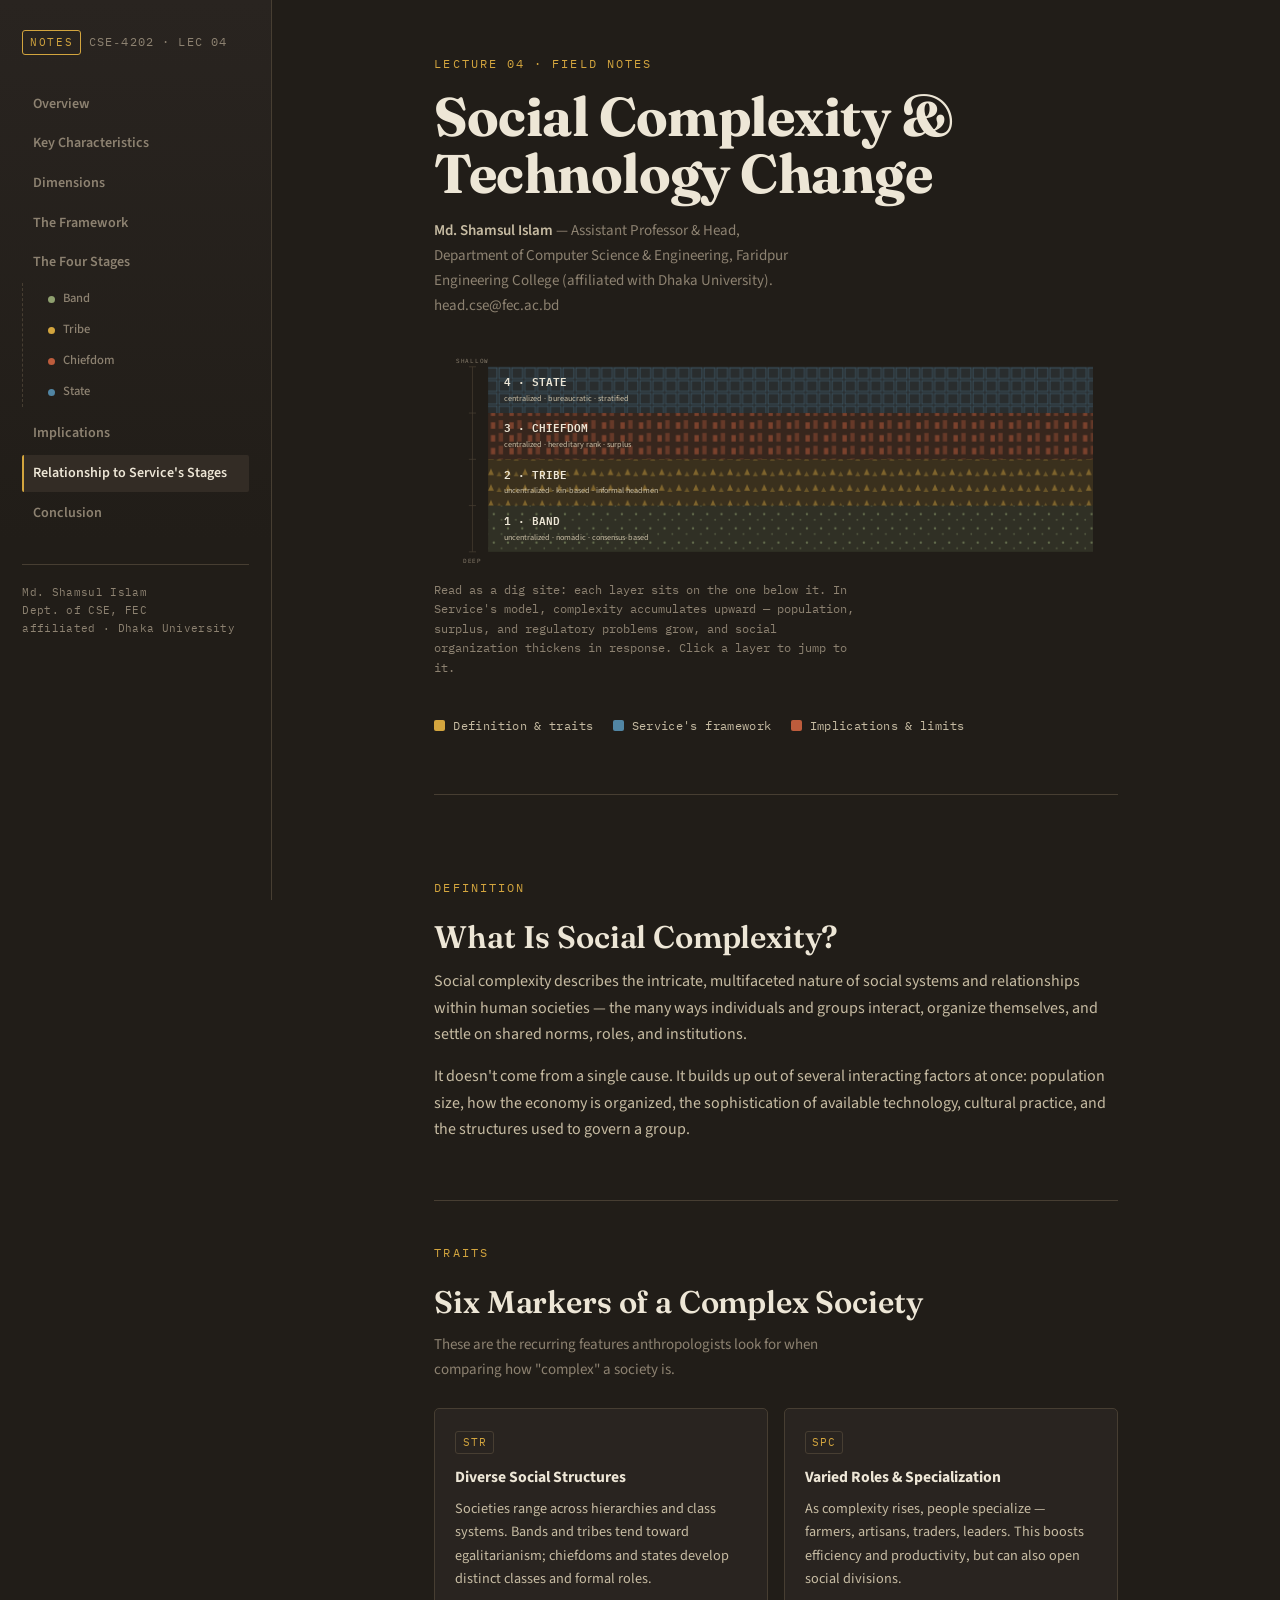
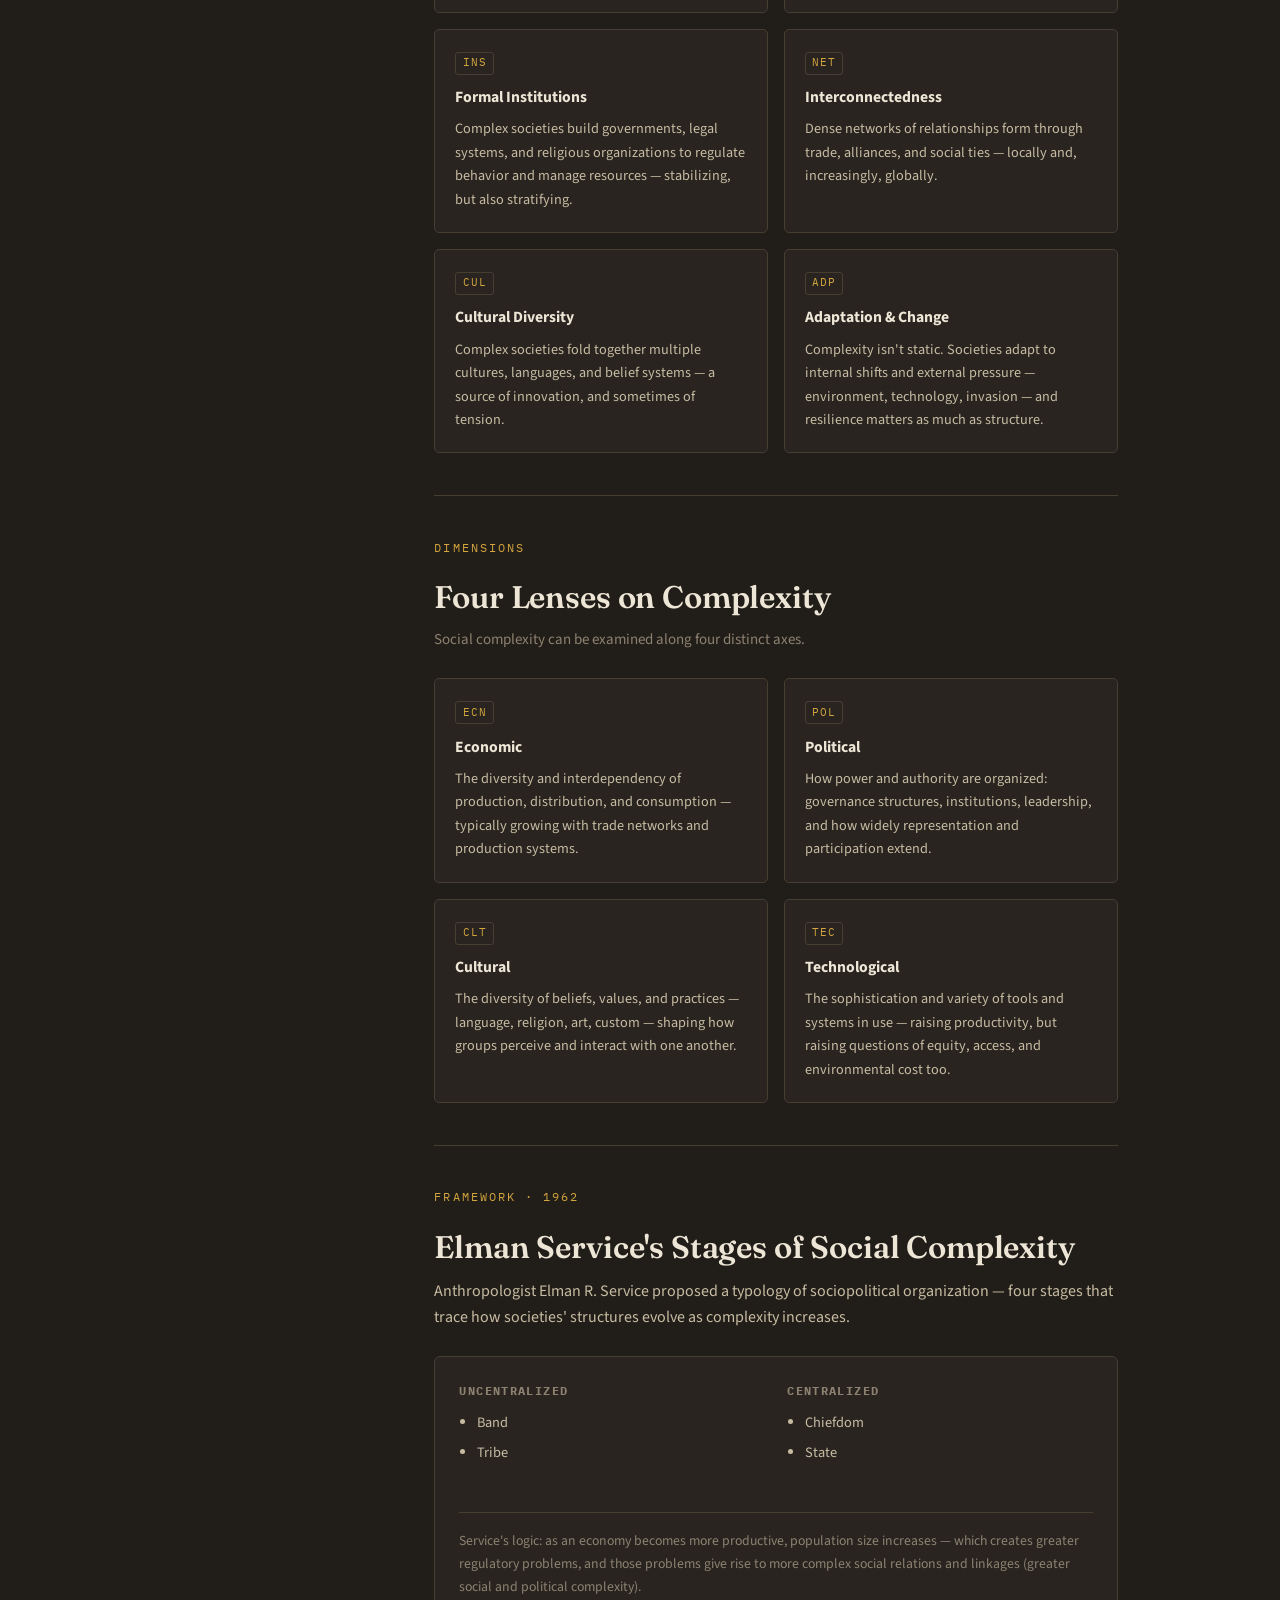
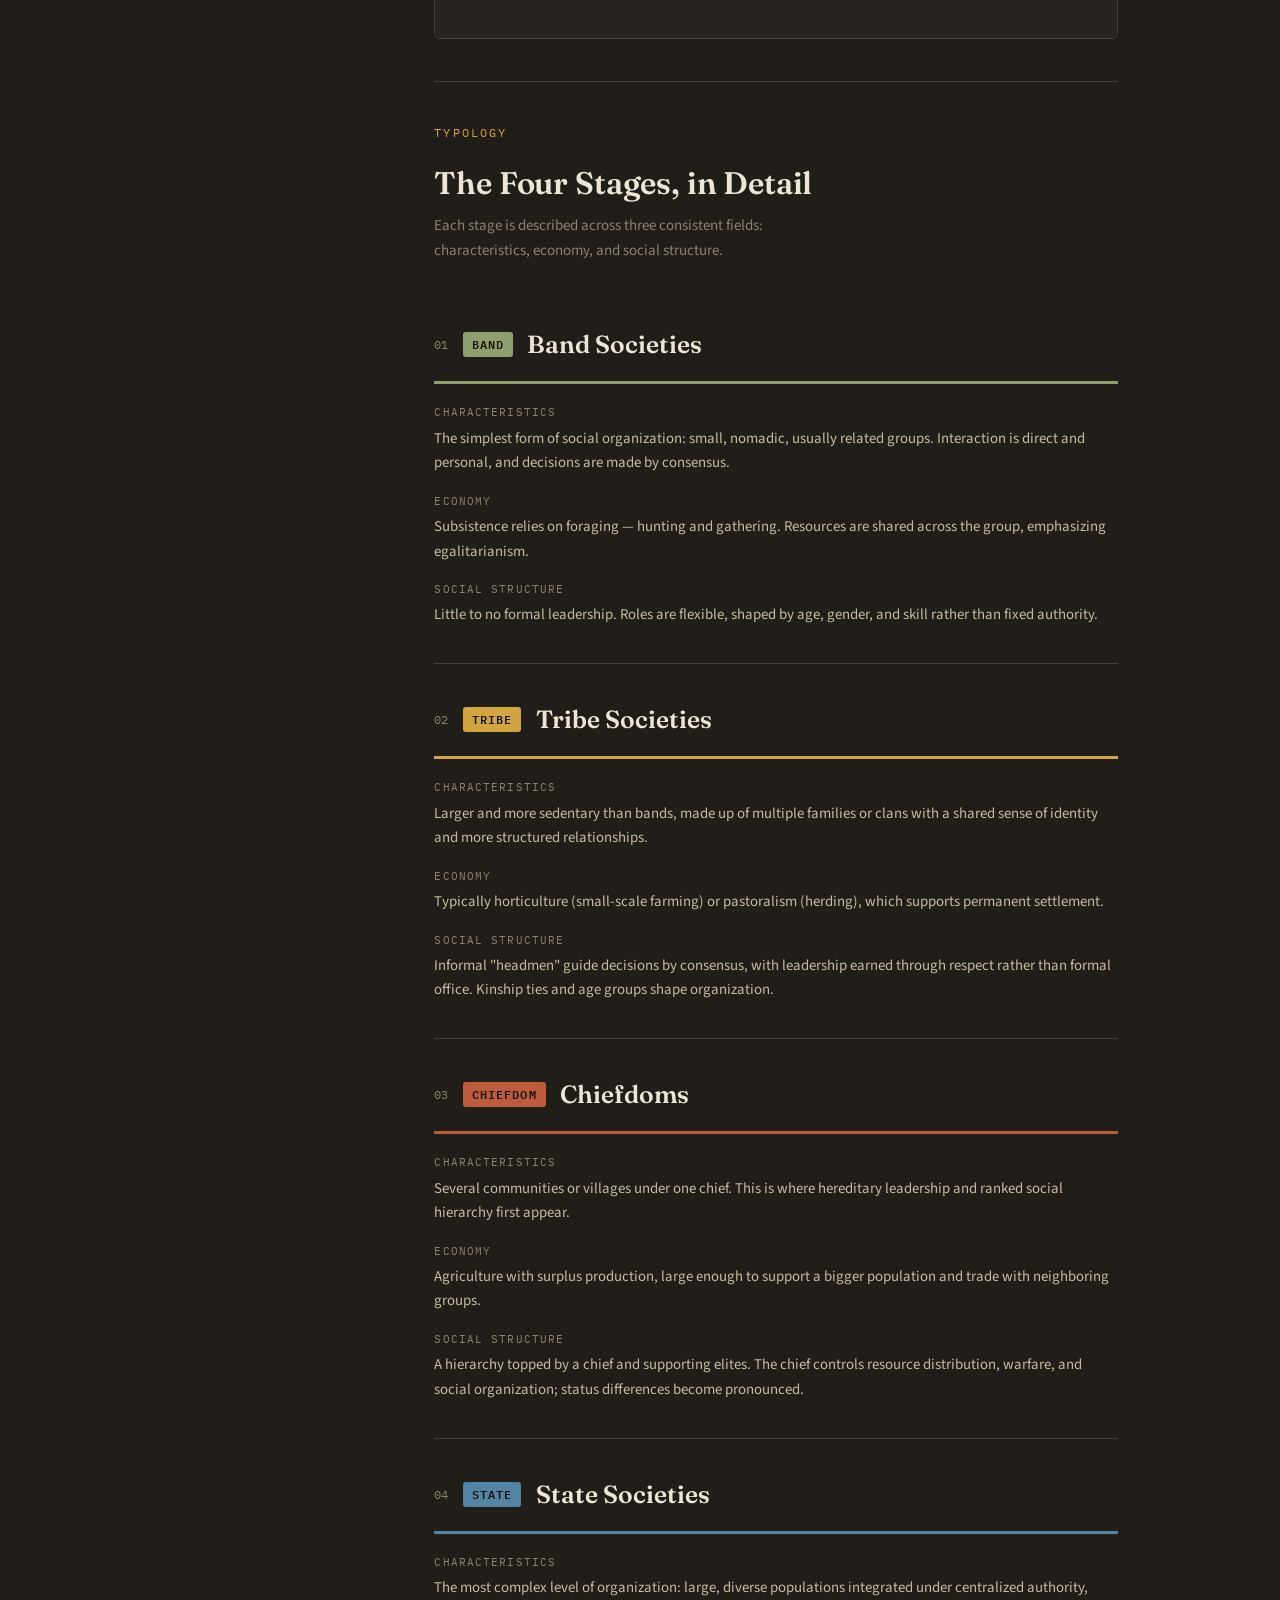
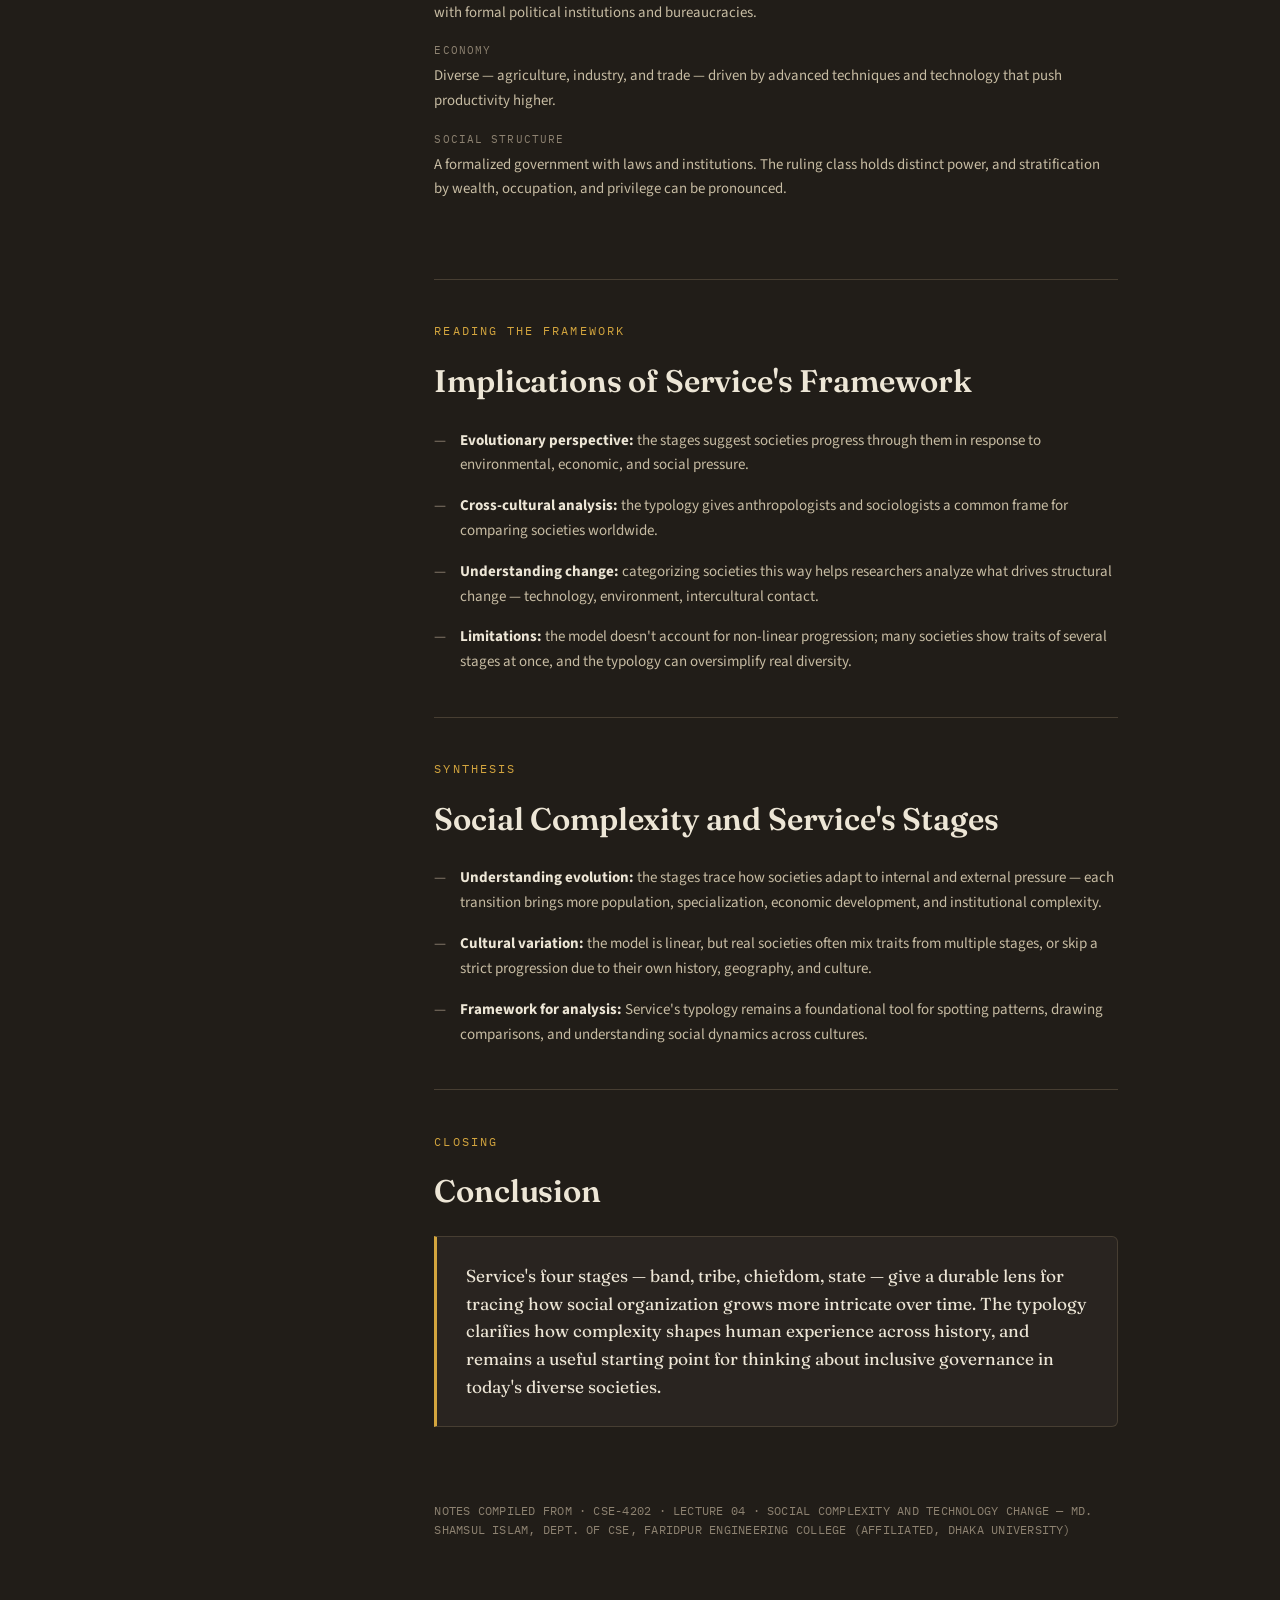
<file: SocietyAndTechnology/Lecture_4.html>
<!DOCTYPE html>
<html lang="en">
<head>
<meta charset="UTF-8">
<meta name="viewport" content="width=device-width, initial-scale=1.0">
<title>Social Complexity &amp; Technology Change — Lecture Notes</title>
<link rel="preconnect" href="https://fonts.googleapis.com">
<link rel="preconnect" href="https://fonts.gstatic.com" crossorigin>
<link href="https://fonts.googleapis.com/css2?family=Fraunces:opsz,wght@9..144,400;9..144,500;9..144,600;9..144,700;9..144,800&family=Source+Sans+3:wght@400;500;600;700&family=IBM+Plex+Mono:wght@400;500;600&display=swap" rel="stylesheet">
<style>
  :root{
    --bg:#211d18;
    --surface:#292420;
    --surface-2:#332c25;
    --ink:#ede6d6;
    --ink-dim:#c7bca3;
    --ink-faint:#8d8271;
    --line:#473e32;
    --band:#8fa06f;
    --band-dim:rgba(143,160,111,0.14);
    --tribe:#d3a53e;
    --tribe-dim:rgba(211,165,62,0.14);
    --chiefdom:#bd5c3c;
    --chiefdom-dim:rgba(189,92,60,0.14);
    --state:#5185a3;
    --state-dim:rgba(81,133,163,0.16);
    --serif:'Fraunces', Georgia, 'Times New Roman', serif;
    --sans:'Source Sans 3', -apple-system, BlinkMacSystemFont, 'Segoe UI', sans-serif;
    --mono:'IBM Plex Mono', 'SFMono-Regular', Consolas, monospace;
    --sidebar-w:272px;
  }

  *{box-sizing:border-box;}
  html{scroll-behavior:smooth;}
  @media (prefers-reduced-motion:reduce){ html{scroll-behavior:auto;} *{animation:none!important; transition:none!important;} }

  body{
    margin:0;
    background:var(--bg);
    color:var(--ink-dim);
    font-family:var(--sans);
    line-height:1.65;
    -webkit-font-smoothing:antialiased;
  }

  a{color:inherit;}
  .skip-link{position:absolute; left:-999px; top:0; background:var(--tribe); color:#1a1712; padding:.6rem 1rem; z-index:200; border-radius:0 0 6px 0;}
  .skip-link:focus{left:0;}

  ::selection{background:var(--tribe-dim); color:var(--ink);}

  /* ---------- Layout shell ---------- */
  .shell{display:grid; grid-template-columns:var(--sidebar-w) 1fr; min-height:100vh;}

  /* ---------- Sidebar / index ---------- */
  .rail{
    position:sticky; top:0; height:100vh; overflow-y:auto;
    border-right:1px solid var(--line);
    padding:1.9rem 1.4rem 2.5rem;
    background:linear-gradient(180deg, var(--surface), var(--bg) 60%);
  }
  .rail__brand{display:flex; align-items:baseline; gap:.5rem; margin-bottom:1.9rem;}
  .rail__mark{font-family:var(--mono); font-size:.68rem; letter-spacing:.16em; color:var(--tribe); border:1px solid var(--tribe); border-radius:3px; padding:.15rem .4rem;}
  .rail__course{font-family:var(--mono); font-size:.72rem; letter-spacing:.1em; color:var(--ink-faint);}

  nav.index ul{list-style:none; margin:0; padding:0;}
  nav.index .index__group{margin-bottom:.15rem;}
  nav.index a{
    display:block; font-family:var(--sans); font-size:.88rem; font-weight:600;
    color:var(--ink-faint); text-decoration:none; padding:.44rem .55rem;
    border-left:2px solid transparent; border-radius:2px;
    transition:color .15s ease, border-color .15s ease, background .15s ease;
  }
  nav.index a:hover{color:var(--ink);}
  nav.index a.active{color:var(--ink); border-left-color:var(--tribe); background:var(--surface-2);}
  nav.index .sub{list-style:none; margin:.1rem 0 .5rem 0; padding-left:.85rem; border-left:1px dashed var(--line);}
  nav.index .sub a{font-size:.79rem; font-weight:500; padding:.32rem .55rem;}
  nav.index .sub a.active{border-left-color:var(--chiefdom);}
  .stage-dot{display:inline-block; width:7px; height:7px; border-radius:50%; margin-right:.5rem; vertical-align:middle;}

  .rail__foot{margin-top:2rem; padding-top:1.2rem; border-top:1px solid var(--line); font-family:var(--mono); font-size:.68rem; color:var(--ink-faint); letter-spacing:.03em;}

  /* mobile nav toggle */
  .nav-toggle{display:none; position:fixed; top:1rem; left:1rem; z-index:150; width:42px; height:42px; border-radius:8px; border:1px solid var(--line); background:var(--surface); align-items:center; justify-content:center; flex-direction:column; gap:4px; cursor:pointer;}
  .nav-toggle span{display:block; width:18px; height:2px; background:var(--ink-dim);}
  .backdrop{display:none; position:fixed; inset:0; background:rgba(15,13,10,.6); z-index:120;}

  /* ---------- Main column ---------- */
  main{padding:0 0 5rem;}
  .wrap{max-width:760px; margin:0 auto; padding:0 2.4rem;}

  /* ---------- Hero ---------- */
  .hero{padding:3.4rem 0 1rem; border-bottom:1px solid var(--line); margin-bottom:2.6rem;}
  .eyebrow{font-family:var(--mono); font-size:.72rem; letter-spacing:.18em; text-transform:uppercase; color:var(--tribe); margin:0 0 .9rem;}
  .hero h1{font-family:var(--serif); font-weight:700; font-size:clamp(2.1rem,4.6vw,3.4rem); line-height:1.06; color:var(--ink); margin:0 0 1rem; letter-spacing:-.01em;}
  .byline{font-size:.94rem; color:var(--ink-faint); max-width:52ch; margin:0 0 2.2rem;}
  .byline strong{color:var(--ink-dim); font-weight:600;}

  /* ---------- Strata diagram ---------- */
  .strata-figure{margin:0 0 1rem;}
  .strata-figure svg{width:100%; height:auto; display:block;}
  .strata-figure a{cursor:pointer;}
  .strata-figure a rect.band-hit{fill:transparent;}
  .strata-band-group{transition:opacity .15s ease;}
  .strata-band-group:hover{opacity:.82;}
  .strata-caption{font-family:var(--mono); font-size:.74rem; color:var(--ink-faint); margin:.8rem 0 2.4rem; max-width:60ch;}

  .legend{display:flex; flex-wrap:wrap; gap:.6rem 1.2rem; margin:0 0 2.6rem;}
  .legend a{display:flex; align-items:center; gap:.5rem; text-decoration:none; font-family:var(--mono); font-size:.76rem; letter-spacing:.03em; color:var(--ink-dim);}
  .legend .swatch{width:11px; height:11px; border-radius:2px;}

  /* ---------- Section rhythm ---------- */
  section{padding:2.6rem 0; border-bottom:1px solid var(--line); scroll-margin-top:1.5rem;}
  section:last-of-type{border-bottom:none;}
  section h2{font-family:var(--serif); font-weight:600; font-size:clamp(1.5rem,2.6vw,1.95rem); color:var(--ink); margin:0 0 .35rem; letter-spacing:-.005em;}
  .lede{color:var(--ink-faint); font-size:.94rem; margin:0 0 1.6rem; max-width:58ch;}
  p{margin:0 0 1rem;}

  /* ---------- Trait / dimension cards ---------- */
  .grid{display:grid; grid-template-columns:repeat(auto-fit, minmax(230px,1fr)); gap:1rem; margin-top:1.4rem;}
  .card{background:var(--surface); border:1px solid var(--line); border-radius:5px; padding:1.15rem 1.25rem 1.3rem;}
  .card__tag{display:inline-block; font-family:var(--mono); font-size:.68rem; letter-spacing:.08em; color:var(--tribe); border:1px solid var(--line); border-radius:3px; padding:.1rem .4rem; margin-bottom:.65rem;}
  .card h3{font-family:var(--sans); font-size:.98rem; font-weight:700; color:var(--ink); margin:0 0 .4rem;}
  .card p{font-size:.89rem; color:var(--ink-dim); margin:0;}

  /* ---------- Framework note ---------- */
  .framework-panel{display:grid; grid-template-columns:1fr 1fr; gap:1.4rem; margin-top:1.6rem; background:var(--surface); border:1px solid var(--line); border-radius:6px; padding:1.5rem;}
  .framework-panel h4{font-family:var(--mono); font-size:.72rem; letter-spacing:.12em; text-transform:uppercase; color:var(--ink-faint); margin:0 0 .7rem;}
  .framework-panel ul{margin:0; padding-left:1.1rem;}
  .framework-panel li{margin-bottom:.4rem; font-size:.9rem;}
  .framework-note{font-size:.86rem; color:var(--ink-faint); margin-top:1.1rem; padding-top:1.1rem; border-top:1px solid var(--line); grid-column:1 / -1;}

  /* ---------- Stage cards ---------- */
  .stage{padding:2.2rem 0; border-bottom:1px solid var(--line); scroll-margin-top:1.5rem;}
  .stage:last-child{border-bottom:none;}
  .stage__head{display:flex; align-items:center; gap:.9rem; margin-bottom:1rem;}
  .stage__num{font-family:var(--mono); font-size:.78rem; color:var(--ink-faint);}
  .stage__badge{font-family:var(--mono); font-size:.72rem; letter-spacing:.1em; padding:.2rem .55rem; border-radius:3px; color:#1a1712; font-weight:600;}
  .stage__badge--band{background:var(--band);}
  .stage__badge--tribe{background:var(--tribe);}
  .stage__badge--chiefdom{background:var(--chiefdom);}
  .stage__badge--state{background:var(--state);}
  .stage h3{font-family:var(--serif); font-weight:600; font-size:1.55rem; color:var(--ink); margin:0;}
  .stage__body{border-top:3px solid transparent; padding-top:1.2rem;}
  .stage--band .stage__body{border-color:var(--band);}
  .stage--tribe .stage__body{border-color:var(--tribe);}
  .stage--chiefdom .stage__body{border-color:var(--chiefdom);}
  .stage--state .stage__body{border-color:var(--state);}
  .stage__fields{display:grid; grid-template-columns:1fr; gap:1rem;}
  .field-label{font-family:var(--mono); font-size:.7rem; letter-spacing:.1em; text-transform:uppercase; color:var(--ink-faint); margin-bottom:.3rem;}
  .field-text{font-size:.93rem; margin:0;}

  /* ---------- Implications / relationship lists ---------- */
  .point-list{list-style:none; margin:1.4rem 0 0; padding:0; display:grid; gap:1rem;}
  .point-list li{padding-left:1.6rem; position:relative; font-size:.94rem;}
  .point-list li::before{content:"—"; position:absolute; left:0; color:var(--ink-faint);}
  .point-list strong{color:var(--ink); font-weight:700;}

  /* ---------- Conclusion callout ---------- */
  .callout{background:var(--surface); border:1px solid var(--line); border-left:3px solid var(--tribe); border-radius:0 6px 6px 0; padding:1.6rem 1.8rem; margin-top:1.2rem;}
  .callout p{font-family:var(--serif); font-size:1.08rem; line-height:1.6; color:var(--ink); margin:0;}

  footer{max-width:760px; margin:0 auto; padding:2rem 2.4rem 3rem; font-family:var(--mono); font-size:.72rem; color:var(--ink-faint); letter-spacing:.02em;}

  /* ---------- Responsive ---------- */
  @media (max-width:900px){
    .shell{grid-template-columns:1fr;}
    .rail{
      position:fixed; left:0; top:0; width:min(84vw,300px); z-index:130;
      transform:translateX(-100%); transition:transform .22s ease;
      box-shadow:2px 0 24px rgba(0,0,0,.4);
    }
    .rail.open{transform:translateX(0);}
    .backdrop.open{display:block;}
    .nav-toggle{display:flex;}
    .wrap, footer{padding-left:1.4rem; padding-right:1.4rem;}
    .hero{padding-top:4.4rem;}
    .framework-panel{grid-template-columns:1fr;}
  }

  @media print{
    .rail, .nav-toggle, .backdrop{display:none;}
    .shell{grid-template-columns:1fr;}
    body{background:#fff; color:#111;}
    section{border-color:#ccc;}
  }
</style>
</head>
<body>
<a class="skip-link" href="#overview">Skip to notes</a>

<button class="nav-toggle" id="navToggle" aria-label="Toggle navigation" aria-expanded="false">
  <span></span><span></span><span></span>
</button>
<div class="backdrop" id="backdrop"></div>

<div class="shell">
  <aside class="rail" id="rail">
    <div class="rail__brand">
      <span class="rail__mark">NOTES</span>
      <span class="rail__course">CSE‑4202 · LEC 04</span>
    </div>
    <nav class="index" aria-label="Section index">
      <ul>
        <li class="index__group"><a href="#overview" data-nav>Overview</a></li>
        <li class="index__group"><a href="#characteristics" data-nav>Key Characteristics</a></li>
        <li class="index__group"><a href="#dimensions" data-nav>Dimensions</a></li>
        <li class="index__group"><a href="#framework" data-nav>The Framework</a></li>
        <li class="index__group">
          <a href="#stages" data-nav>The Four Stages</a>
          <ul class="sub">
            <li><a href="#band" data-nav><span class="stage-dot" style="background:var(--band)"></span>Band</a></li>
            <li><a href="#tribe" data-nav><span class="stage-dot" style="background:var(--tribe)"></span>Tribe</a></li>
            <li><a href="#chiefdom" data-nav><span class="stage-dot" style="background:var(--chiefdom)"></span>Chiefdom</a></li>
            <li><a href="#state" data-nav><span class="stage-dot" style="background:var(--state)"></span>State</a></li>
          </ul>
        </li>
        <li class="index__group"><a href="#implications" data-nav>Implications</a></li>
        <li class="index__group"><a href="#relationship" data-nav>Relationship to Service's Stages</a></li>
        <li class="index__group"><a href="#conclusion" data-nav>Conclusion</a></li>
      </ul>
    </nav>
    <div class="rail__foot">Md. Shamsul Islam<br>Dept. of CSE, FEC<br>affiliated · Dhaka University</div>
  </aside>

  <main>
    <div class="wrap">
      <header class="hero">
        <p class="eyebrow">Lecture 04 · Field Notes</p>
        <h1>Social Complexity &amp; Technology Change</h1>
        <p class="byline"><strong>Md. Shamsul Islam</strong> — Assistant Professor &amp; Head, Department of Computer Science &amp; Engineering, Faridpur Engineering College (affiliated with Dhaka University). <span style="color:var(--ink-faint)">head.cse@fec.ac.bd</span></p>

        <figure class="strata-figure">
          <svg viewBox="0 0 960 300" role="img" aria-labelledby="strataTitle strataDesc">
            <title id="strataTitle">Cross-section of Elman Service's four stages of social complexity</title>
            <desc id="strataDesc">Four horizontal layers stacked like a stratigraphic dig, from Band at the bottom to State at the top, each layer denser and more ordered than the one below it.</desc>
            <defs>
              <pattern id="patBand" width="20" height="20" patternUnits="userSpaceOnUse">
                <circle cx="4" cy="5" r="1.6" fill="var(--band)" opacity=".55"/>
                <circle cx="15" cy="13" r="1.2" fill="var(--band)" opacity=".4"/>
              </pattern>
              <pattern id="patTribe" width="24" height="22" patternUnits="userSpaceOnUse">
                <path d="M4 16 L8 7 L12 16 Z" fill="var(--tribe)" opacity=".45"/>
                <path d="M16 18 L19.5 11 L23 18 Z" fill="var(--tribe)" opacity=".3"/>
              </pattern>
              <pattern id="patChiefdom" width="26" height="18" patternUnits="userSpaceOnUse">
                <rect x="2" y="6" width="6" height="9" fill="var(--chiefdom)" opacity=".5"/>
                <rect x="13" y="3" width="6" height="12" fill="var(--chiefdom)" opacity=".35"/>
              </pattern>
              <pattern id="patState" width="18" height="18" patternUnits="userSpaceOnUse">
                <rect x="1.5" y="1.5" width="15" height="15" fill="none" stroke="var(--state)" stroke-width="1" opacity=".5"/>
              </pattern>
            </defs>

            <!-- depth ruler -->
            <line x1="54" y1="18" x2="54" y2="278" stroke="var(--line)" stroke-width="1"/>
            <text x="54" y="12" text-anchor="middle" font-family="var(--mono)" font-size="9" fill="var(--ink-faint)" letter-spacing="1">SHALLOW</text>
            <text x="54" y="294" text-anchor="middle" font-family="var(--mono)" font-size="9" fill="var(--ink-faint)" letter-spacing="1">DEEP</text>
            <line x1="49" y1="18" x2="59" y2="18" stroke="var(--line)"/>
            <line x1="49" y1="83" x2="59" y2="83" stroke="var(--line)"/>
            <line x1="49" y1="148" x2="59" y2="148" stroke="var(--line)"/>
            <line x1="49" y1="213" x2="59" y2="213" stroke="var(--line)"/>
            <line x1="49" y1="278" x2="59" y2="278" stroke="var(--line)"/>

            <!-- State (top / newest) -->
            <a href="#state" aria-label="Jump to State stage">
              <g class="strata-band-group">
                <rect x="76" y="18" width="850" height="65" fill="var(--state-dim)"/>
                <rect x="76" y="18" width="850" height="65" fill="url(#patState)"/>
                <text x="98" y="45" font-family="var(--mono)" font-weight="600" font-size="16" fill="var(--ink)">4 · STATE</text>
                <text x="98" y="66" font-family="var(--sans)" font-size="11.5" fill="var(--ink-dim)">centralized · bureaucratic · stratified</text>
              </g>
            </a>

            <!-- Chiefdom -->
            <a href="#chiefdom" aria-label="Jump to Chiefdom stage">
              <g class="strata-band-group">
                <rect x="76" y="83" width="850" height="65" fill="var(--chiefdom-dim)"/>
                <rect x="76" y="83" width="850" height="65" fill="url(#patChiefdom)"/>
                <text x="98" y="110" font-family="var(--mono)" font-weight="600" font-size="16" fill="var(--ink)">3 · CHIEFDOM</text>
                <text x="98" y="131" font-family="var(--sans)" font-size="11.5" fill="var(--ink-dim)">centralized · hereditary rank · surplus</text>
              </g>
            </a>

            <!-- Tribe -->
            <a href="#tribe" aria-label="Jump to Tribe stage">
              <g class="strata-band-group">
                <rect x="76" y="148" width="850" height="65" fill="var(--tribe-dim)"/>
                <rect x="76" y="148" width="850" height="65" fill="url(#patTribe)"/>
                <text x="98" y="175" font-family="var(--mono)" font-weight="600" font-size="16" fill="var(--ink)">2 · TRIBE</text>
                <text x="98" y="196" font-family="var(--sans)" font-size="11.5" fill="var(--ink-dim)">uncentralized · kin-based · informal headmen</text>
              </g>
            </a>

            <!-- Band (bottom / oldest) -->
            <a href="#band" aria-label="Jump to Band stage">
              <g class="strata-band-group">
                <rect x="76" y="213" width="850" height="65" fill="var(--band-dim)"/>
                <rect x="76" y="213" width="850" height="65" fill="url(#patBand)"/>
                <text x="98" y="240" font-family="var(--mono)" font-weight="600" font-size="16" fill="var(--ink)">1 · BAND</text>
                <text x="98" y="261" font-family="var(--sans)" font-size="11.5" fill="var(--ink-dim)">uncentralized · nomadic · consensus-based</text>
              </g>
            </a>
          </svg>
          <p class="strata-caption">Read as a dig site: each layer sits on the one below it. In Service's model, complexity accumulates upward — population, surplus, and regulatory problems grow, and social organization thickens in response. Click a layer to jump to it.</p>
        </figure>

        <div class="legend">
          <a href="#overview"><span class="swatch" style="background:var(--tribe)"></span>Definition &amp; traits</a>
          <a href="#framework"><span class="swatch" style="background:var(--state)"></span>Service's framework</a>
          <a href="#implications"><span class="swatch" style="background:var(--chiefdom)"></span>Implications &amp; limits</a>
        </div>
      </header>

      <!-- OVERVIEW -->
      <section id="overview">
        <p class="eyebrow">Definition</p>
        <h2>What Is Social Complexity?</h2>
        <p>Social complexity describes the intricate, multifaceted nature of social systems and relationships within human societies — the many ways individuals and groups interact, organize themselves, and settle on shared norms, roles, and institutions.</p>
        <p>It doesn't come from a single cause. It builds up out of several interacting factors at once: population size, how the economy is organized, the sophistication of available technology, cultural practice, and the structures used to govern a group.</p>
      </section>

      <!-- CHARACTERISTICS -->
      <section id="characteristics">
        <p class="eyebrow">Traits</p>
        <h2>Six Markers of a Complex Society</h2>
        <p class="lede">These are the recurring features anthropologists look for when comparing how "complex" a society is.</p>
        <div class="grid">
          <div class="card">
            <span class="card__tag">STR</span>
            <h3>Diverse Social Structures</h3>
            <p>Societies range across hierarchies and class systems. Bands and tribes tend toward egalitarianism; chiefdoms and states develop distinct classes and formal roles.</p>
          </div>
          <div class="card">
            <span class="card__tag">SPC</span>
            <h3>Varied Roles &amp; Specialization</h3>
            <p>As complexity rises, people specialize — farmers, artisans, traders, leaders. This boosts efficiency and productivity, but can also open social divisions.</p>
          </div>
          <div class="card">
            <span class="card__tag">INS</span>
            <h3>Formal Institutions</h3>
            <p>Complex societies build governments, legal systems, and religious organizations to regulate behavior and manage resources — stabilizing, but also stratifying.</p>
          </div>
          <div class="card">
            <span class="card__tag">NET</span>
            <h3>Interconnectedness</h3>
            <p>Dense networks of relationships form through trade, alliances, and social ties — locally and, increasingly, globally.</p>
          </div>
          <div class="card">
            <span class="card__tag">CUL</span>
            <h3>Cultural Diversity</h3>
            <p>Complex societies fold together multiple cultures, languages, and belief systems — a source of innovation, and sometimes of tension.</p>
          </div>
          <div class="card">
            <span class="card__tag">ADP</span>
            <h3>Adaptation &amp; Change</h3>
            <p>Complexity isn't static. Societies adapt to internal shifts and external pressure — environment, technology, invasion — and resilience matters as much as structure.</p>
          </div>
        </div>
      </section>

      <!-- DIMENSIONS -->
      <section id="dimensions">
        <p class="eyebrow">Dimensions</p>
        <h2>Four Lenses on Complexity</h2>
        <p class="lede">Social complexity can be examined along four distinct axes.</p>
        <div class="grid">
          <div class="card">
            <span class="card__tag">ECN</span>
            <h3>Economic</h3>
            <p>The diversity and interdependency of production, distribution, and consumption — typically growing with trade networks and production systems.</p>
          </div>
          <div class="card">
            <span class="card__tag">POL</span>
            <h3>Political</h3>
            <p>How power and authority are organized: governance structures, institutions, leadership, and how widely representation and participation extend.</p>
          </div>
          <div class="card">
            <span class="card__tag">CLT</span>
            <h3>Cultural</h3>
            <p>The diversity of beliefs, values, and practices — language, religion, art, custom — shaping how groups perceive and interact with one another.</p>
          </div>
          <div class="card">
            <span class="card__tag">TEC</span>
            <h3>Technological</h3>
            <p>The sophistication and variety of tools and systems in use — raising productivity, but raising questions of equity, access, and environmental cost too.</p>
          </div>
        </div>
      </section>

      <!-- FRAMEWORK -->
      <section id="framework">
        <p class="eyebrow">Framework · 1962</p>
        <h2>Elman Service's Stages of Social Complexity</h2>
        <p>Anthropologist Elman R. Service proposed a typology of sociopolitical organization — four stages that trace how societies' structures evolve as complexity increases.</p>
        <div class="framework-panel">
          <div>
            <h4>Uncentralized</h4>
            <ul>
              <li>Band</li>
              <li>Tribe</li>
            </ul>
          </div>
          <div>
            <h4>Centralized</h4>
            <ul>
              <li>Chiefdom</li>
              <li>State</li>
            </ul>
          </div>
          <p class="framework-note">Service's logic: as an economy becomes more productive, population size increases — which creates greater regulatory problems, and those problems give rise to more complex social relations and linkages (greater social and political complexity).</p>
        </div>
      </section>

      <!-- STAGES -->
      <section id="stages">
        <p class="eyebrow">Typology</p>
        <h2>The Four Stages, in Detail</h2>
        <p class="lede">Each stage is described across three consistent fields: characteristics, economy, and social structure.</p>

        <div class="stage stage--band" id="band">
          <div class="stage__head">
            <span class="stage__num">01</span>
            <span class="stage__badge stage__badge--band">BAND</span>
            <h3>Band Societies</h3>
          </div>
          <div class="stage__body">
            <div class="stage__fields">
              <div>
                <p class="field-label">Characteristics</p>
                <p class="field-text">The simplest form of social organization: small, nomadic, usually related groups. Interaction is direct and personal, and decisions are made by consensus.</p>
              </div>
              <div>
                <p class="field-label">Economy</p>
                <p class="field-text">Subsistence relies on foraging — hunting and gathering. Resources are shared across the group, emphasizing egalitarianism.</p>
              </div>
              <div>
                <p class="field-label">Social Structure</p>
                <p class="field-text">Little to no formal leadership. Roles are flexible, shaped by age, gender, and skill rather than fixed authority.</p>
              </div>
            </div>
          </div>
        </div>

        <div class="stage stage--tribe" id="tribe">
          <div class="stage__head">
            <span class="stage__num">02</span>
            <span class="stage__badge stage__badge--tribe">TRIBE</span>
            <h3>Tribe Societies</h3>
          </div>
          <div class="stage__body">
            <div class="stage__fields">
              <div>
                <p class="field-label">Characteristics</p>
                <p class="field-text">Larger and more sedentary than bands, made up of multiple families or clans with a shared sense of identity and more structured relationships.</p>
              </div>
              <div>
                <p class="field-label">Economy</p>
                <p class="field-text">Typically horticulture (small-scale farming) or pastoralism (herding), which supports permanent settlement.</p>
              </div>
              <div>
                <p class="field-label">Social Structure</p>
                <p class="field-text">Informal "headmen" guide decisions by consensus, with leadership earned through respect rather than formal office. Kinship ties and age groups shape organization.</p>
              </div>
            </div>
          </div>
        </div>

        <div class="stage stage--chiefdom" id="chiefdom">
          <div class="stage__head">
            <span class="stage__num">03</span>
            <span class="stage__badge stage__badge--chiefdom">CHIEFDOM</span>
            <h3>Chiefdoms</h3>
          </div>
          <div class="stage__body">
            <div class="stage__fields">
              <div>
                <p class="field-label">Characteristics</p>
                <p class="field-text">Several communities or villages under one chief. This is where hereditary leadership and ranked social hierarchy first appear.</p>
              </div>
              <div>
                <p class="field-label">Economy</p>
                <p class="field-text">Agriculture with surplus production, large enough to support a bigger population and trade with neighboring groups.</p>
              </div>
              <div>
                <p class="field-label">Social Structure</p>
                <p class="field-text">A hierarchy topped by a chief and supporting elites. The chief controls resource distribution, warfare, and social organization; status differences become pronounced.</p>
              </div>
            </div>
          </div>
        </div>

        <div class="stage stage--state" id="state">
          <div class="stage__head">
            <span class="stage__num">04</span>
            <span class="stage__badge stage__badge--state">STATE</span>
            <h3>State Societies</h3>
          </div>
          <div class="stage__body">
            <div class="stage__fields">
              <div>
                <p class="field-label">Characteristics</p>
                <p class="field-text">The most complex level of organization: large, diverse populations integrated under centralized authority, with formal political institutions and bureaucracies.</p>
              </div>
              <div>
                <p class="field-label">Economy</p>
                <p class="field-text">Diverse — agriculture, industry, and trade — driven by advanced techniques and technology that push productivity higher.</p>
              </div>
              <div>
                <p class="field-label">Social Structure</p>
                <p class="field-text">A formalized government with laws and institutions. The ruling class holds distinct power, and stratification by wealth, occupation, and privilege can be pronounced.</p>
              </div>
            </div>
          </div>
        </div>
      </section>

      <!-- IMPLICATIONS -->
      <section id="implications">
        <p class="eyebrow">Reading the framework</p>
        <h2>Implications of Service's Framework</h2>
        <ul class="point-list">
          <li><strong>Evolutionary perspective:</strong> the stages suggest societies progress through them in response to environmental, economic, and social pressure.</li>
          <li><strong>Cross-cultural analysis:</strong> the typology gives anthropologists and sociologists a common frame for comparing societies worldwide.</li>
          <li><strong>Understanding change:</strong> categorizing societies this way helps researchers analyze what drives structural change — technology, environment, intercultural contact.</li>
          <li><strong>Limitations:</strong> the model doesn't account for non-linear progression; many societies show traits of several stages at once, and the typology can oversimplify real diversity.</li>
        </ul>
      </section>

      <!-- RELATIONSHIP -->
      <section id="relationship">
        <p class="eyebrow">Synthesis</p>
        <h2>Social Complexity and Service's Stages</h2>
        <ul class="point-list">
          <li><strong>Understanding evolution:</strong> the stages trace how societies adapt to internal and external pressure — each transition brings more population, specialization, economic development, and institutional complexity.</li>
          <li><strong>Cultural variation:</strong> the model is linear, but real societies often mix traits from multiple stages, or skip a strict progression due to their own history, geography, and culture.</li>
          <li><strong>Framework for analysis:</strong> Service's typology remains a foundational tool for spotting patterns, drawing comparisons, and understanding social dynamics across cultures.</li>
        </ul>
      </section>

      <!-- CONCLUSION -->
      <section id="conclusion">
        <p class="eyebrow">Closing</p>
        <h2>Conclusion</h2>
        <div class="callout">
          <p>Service's four stages — band, tribe, chiefdom, state — give a durable lens for tracing how social organization grows more intricate over time. The typology clarifies how complexity shapes human experience across history, and remains a useful starting point for thinking about inclusive governance in today's diverse societies.</p>
        </div>
      </section>
    </div>

    <footer>NOTES COMPILED FROM · CSE-4202 · LECTURE 04 · SOCIAL COMPLEXITY AND TECHNOLOGY CHANGE — MD. SHAMSUL ISLAM, DEPT. OF CSE, FARIDPUR ENGINEERING COLLEGE (AFFILIATED, DHAKA UNIVERSITY)</footer>
  </main>
</div>

<script>
  // Mobile nav toggle
  const rail = document.getElementById('rail');
  const toggle = document.getElementById('navToggle');
  const backdrop = document.getElementById('backdrop');
  function closeNav(){ rail.classList.remove('open'); backdrop.classList.remove('open'); toggle.setAttribute('aria-expanded','false'); }
  function openNav(){ rail.classList.add('open'); backdrop.classList.add('open'); toggle.setAttribute('aria-expanded','true'); }
  toggle.addEventListener('click', () => rail.classList.contains('open') ? closeNav() : openNav());
  backdrop.addEventListener('click', closeNav);
  document.querySelectorAll('nav.index a').forEach(a => a.addEventListener('click', closeNav));

  // Scroll-spy
  const links = Array.from(document.querySelectorAll('[data-nav]'));
  const targets = links.map(a => document.querySelector(a.getAttribute('href'))).filter(Boolean);
  const io = new IntersectionObserver((entries) => {
    entries.forEach(entry => {
      const id = '#' + entry.target.id;
      const link = links.find(a => a.getAttribute('href') === id);
      if(!link) return;
      if(entry.isIntersecting){
        links.forEach(l => l.classList.remove('active'));
        link.classList.add('active');
      }
    });
  }, { rootMargin: '-15% 0px -70% 0px', threshold: 0 });
  targets.forEach(t => io.observe(t));
</script>
</body>
</html>
</file>
